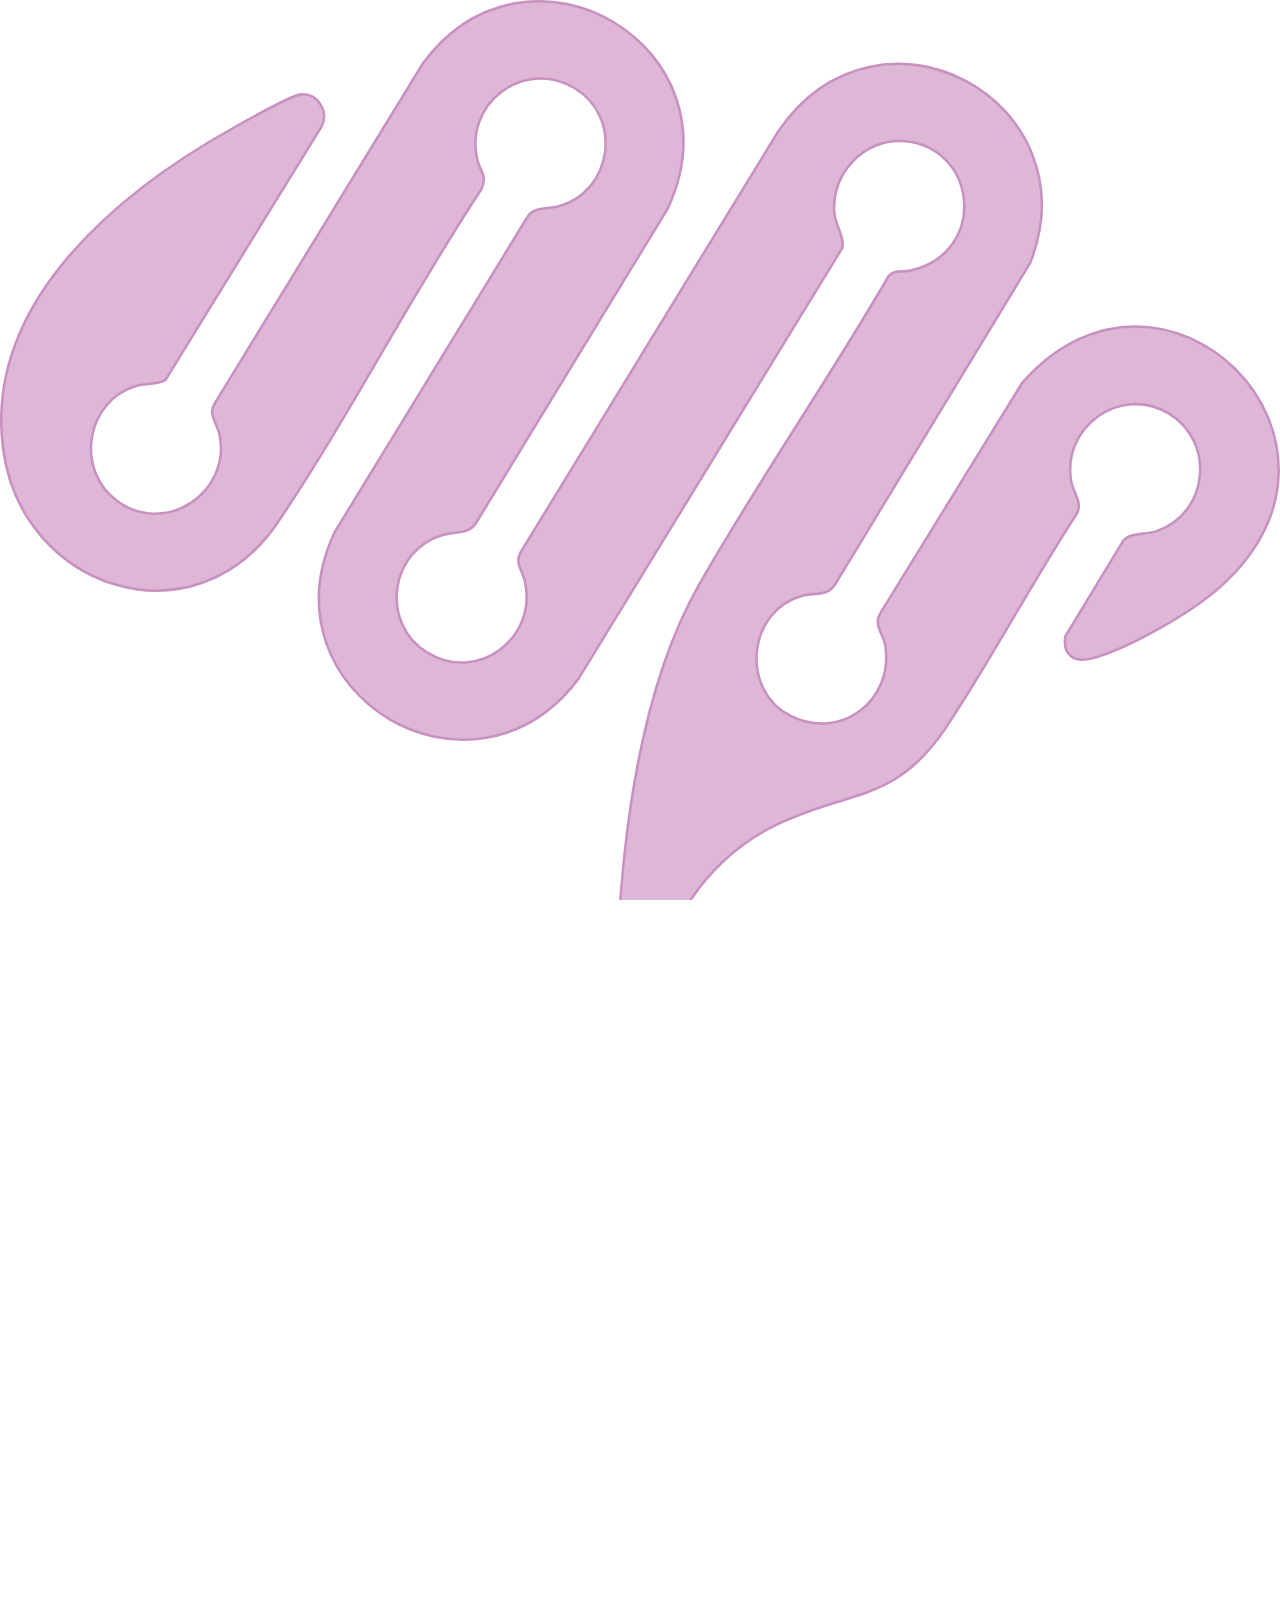
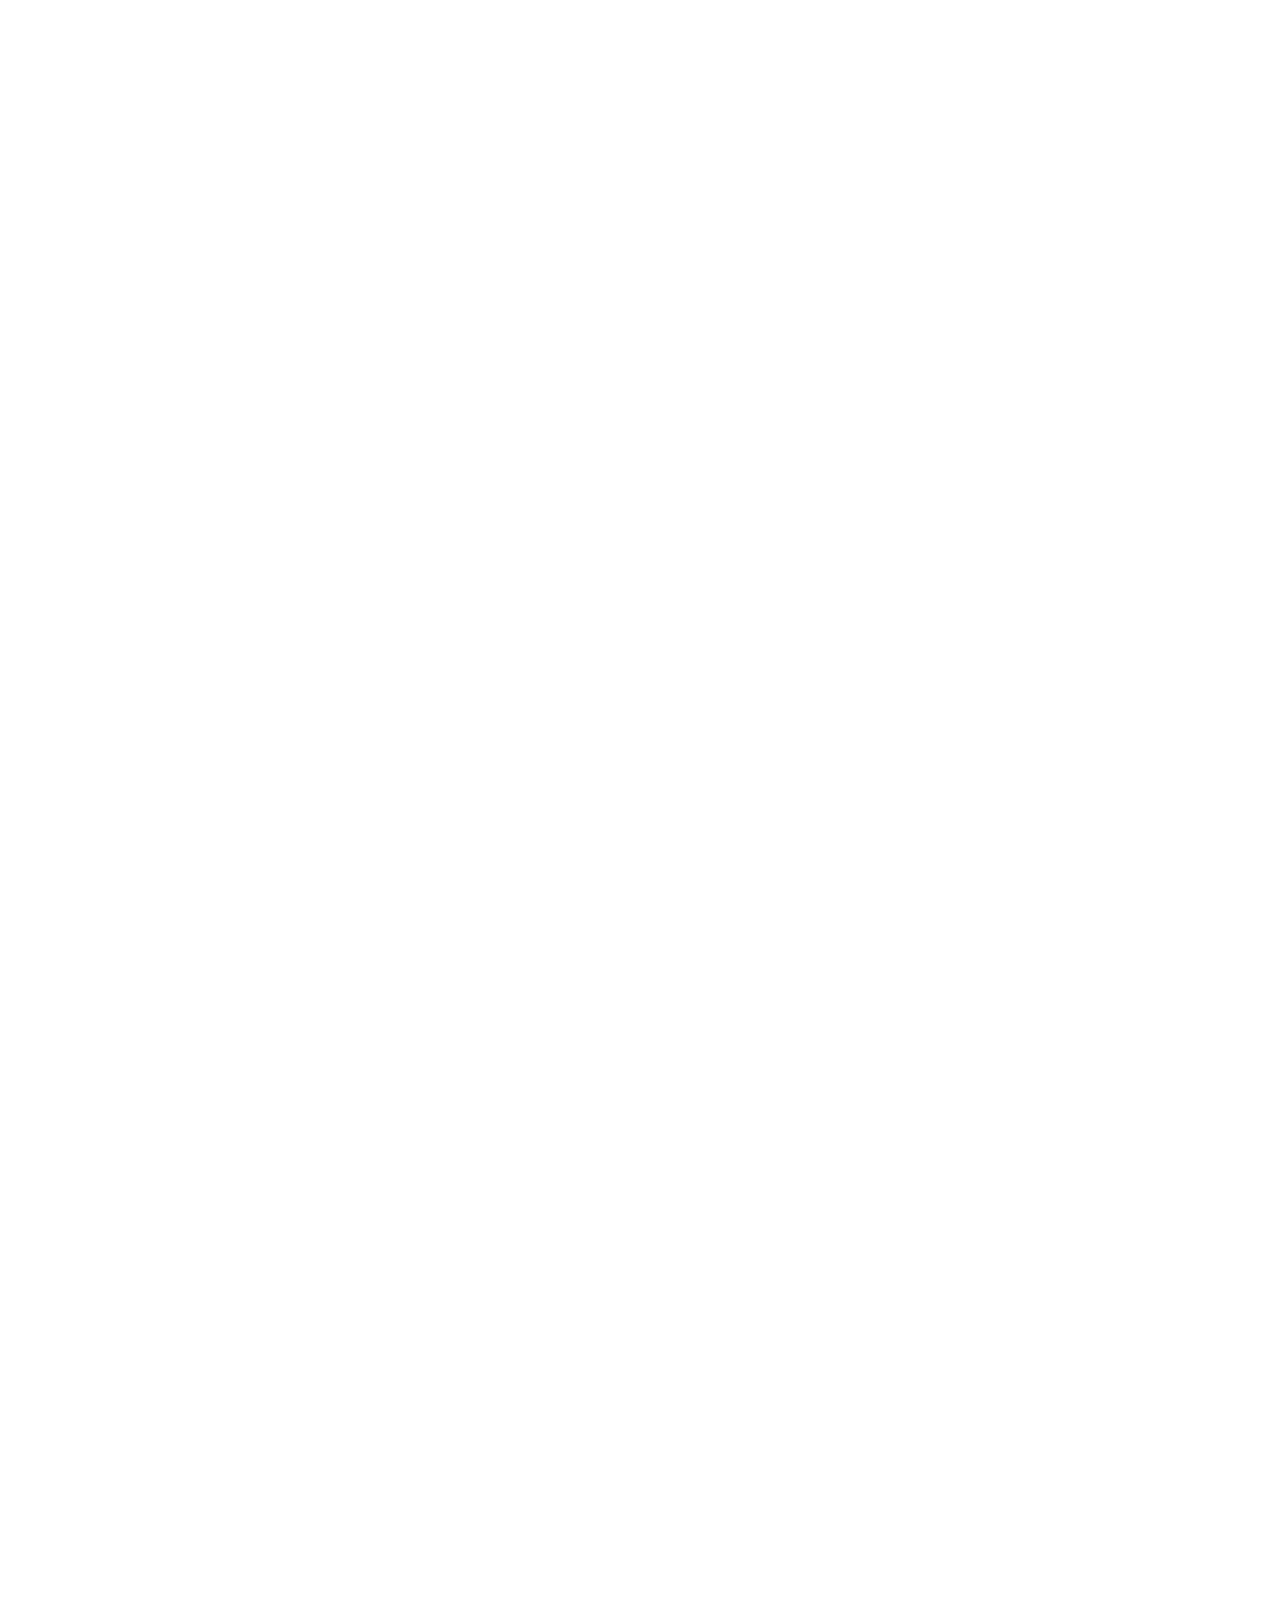
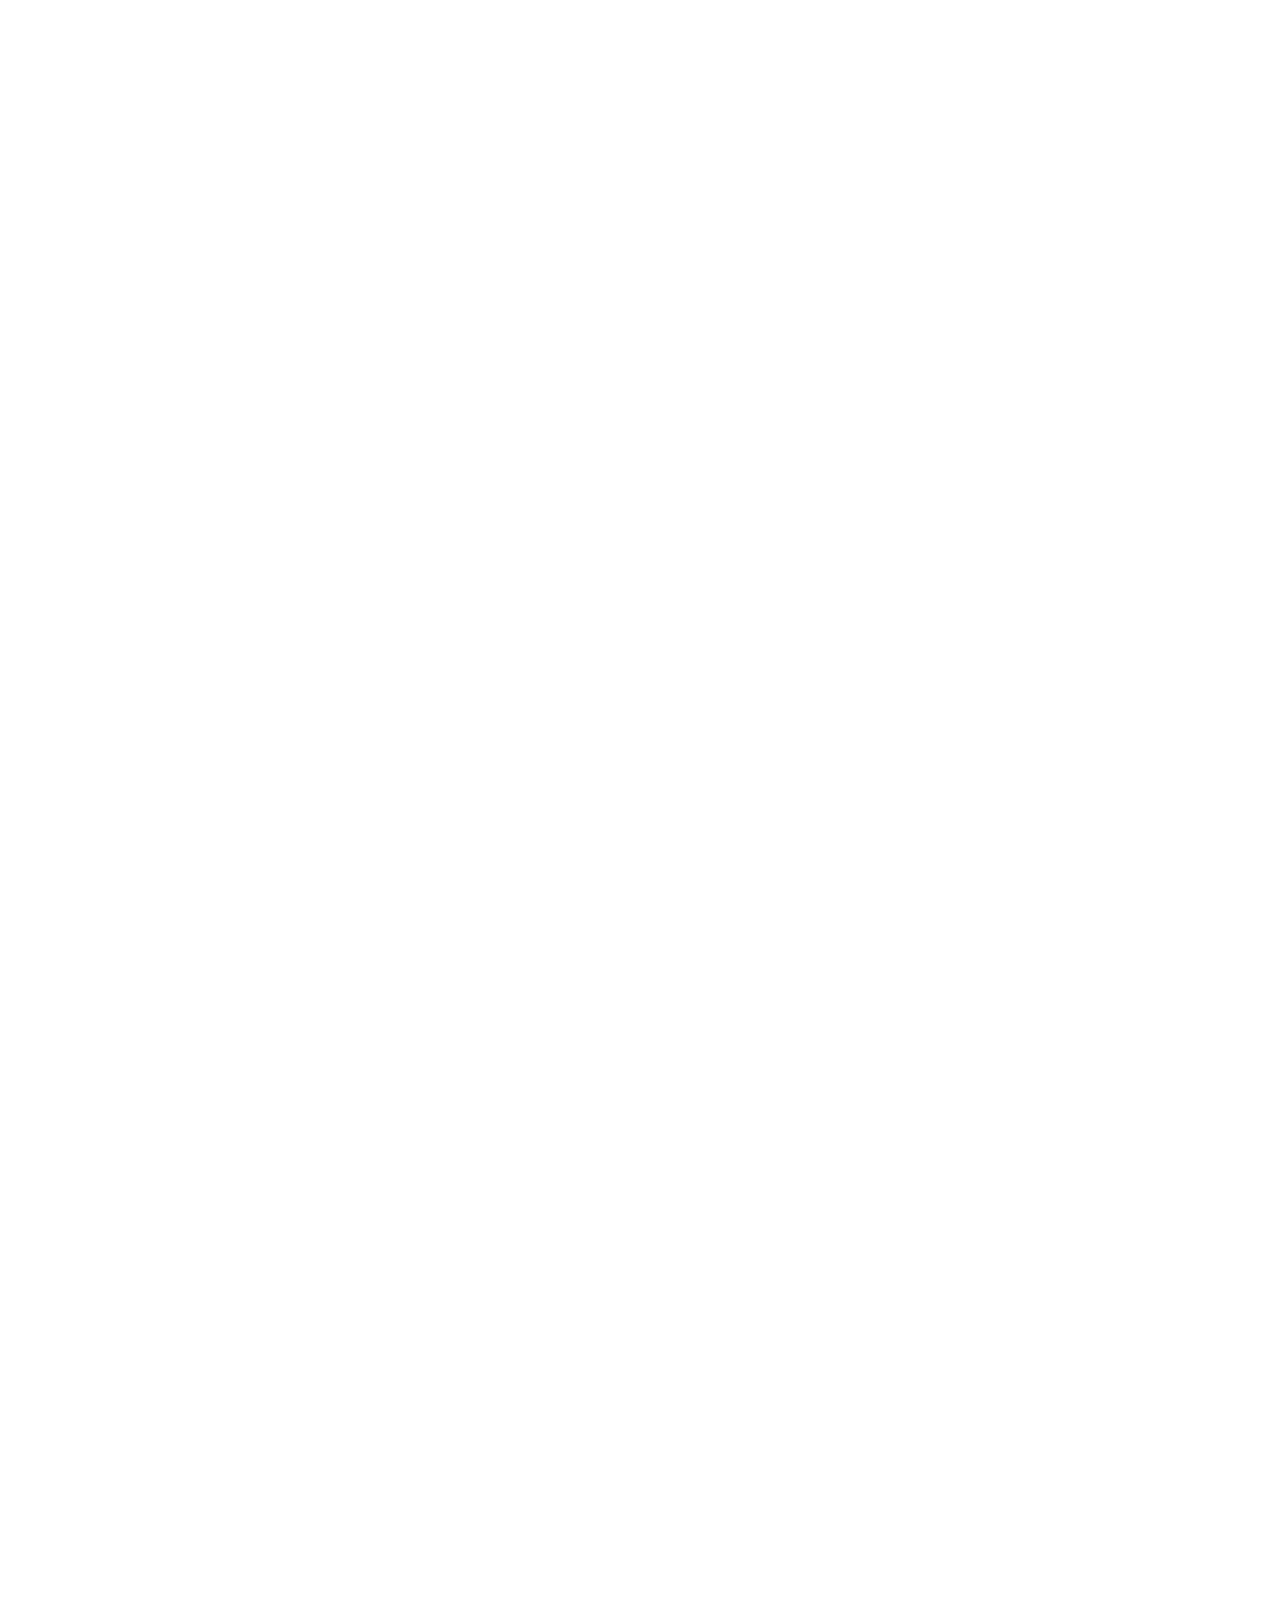
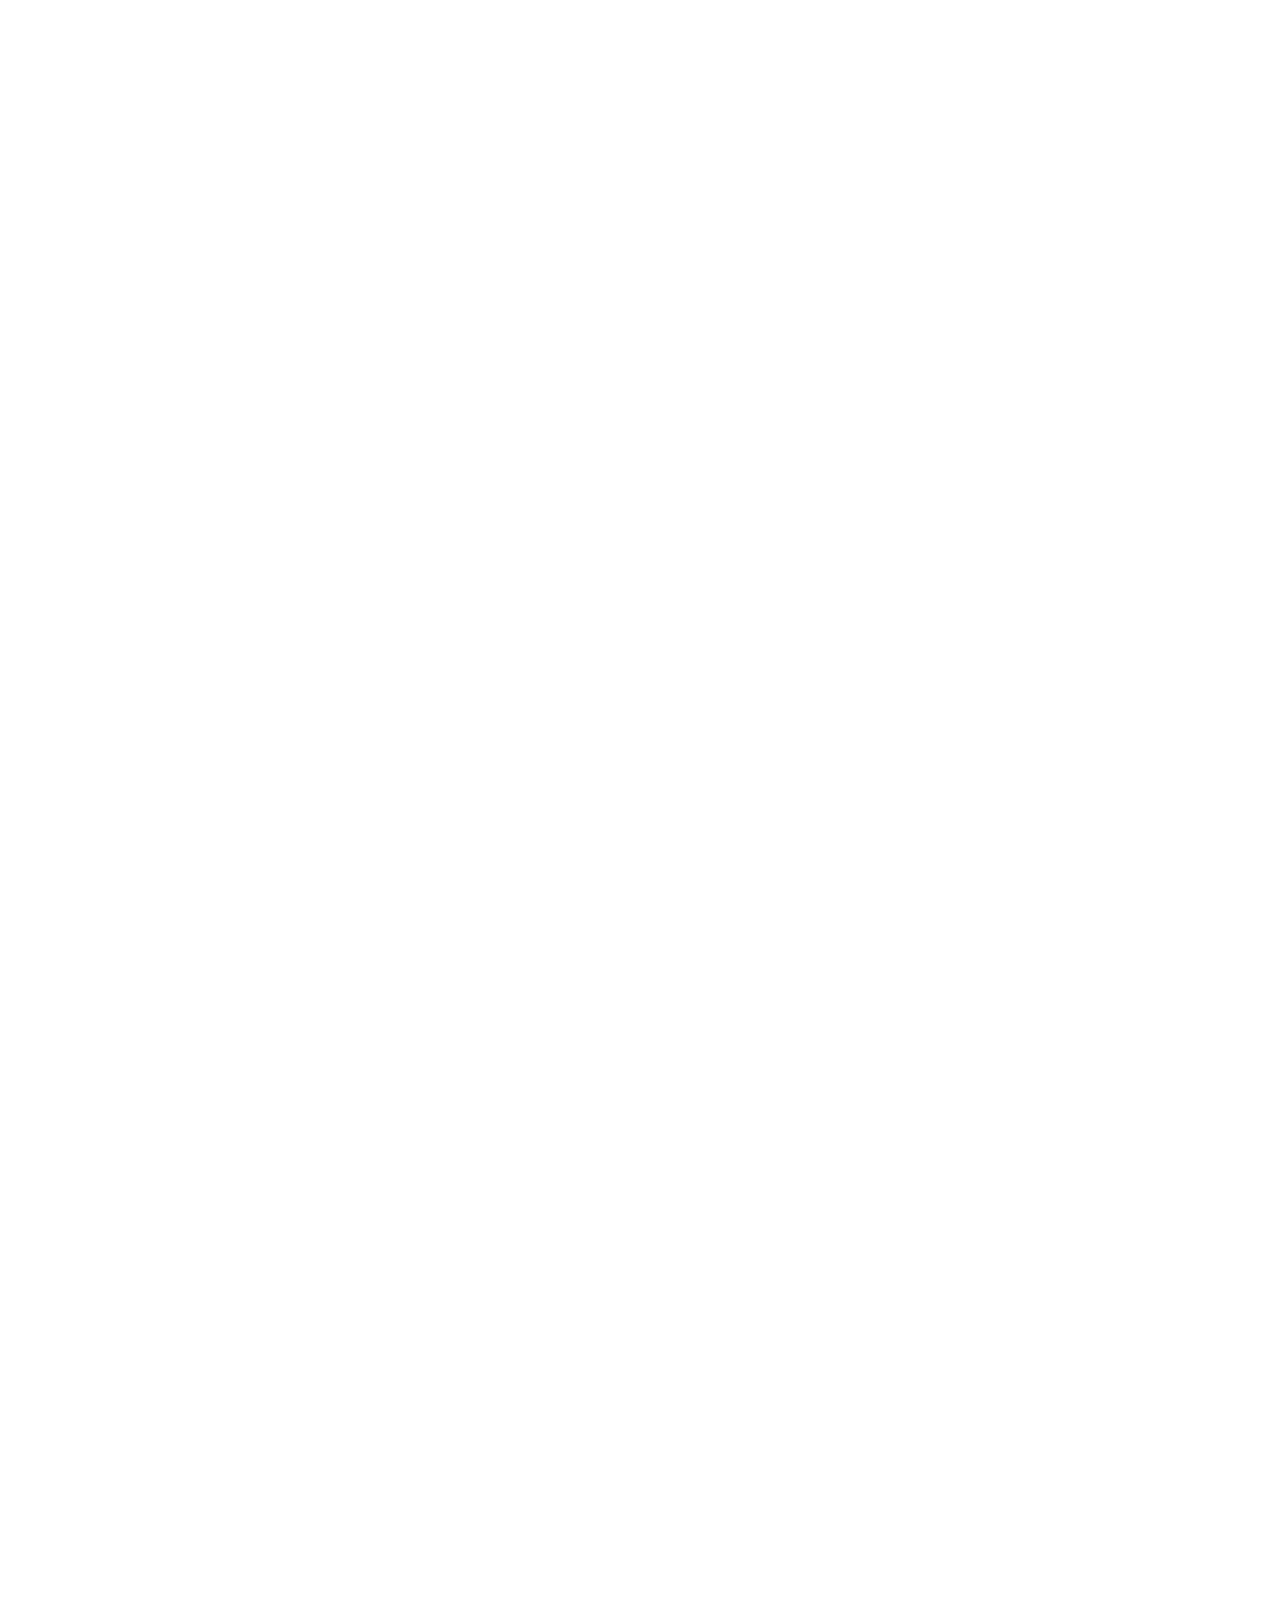
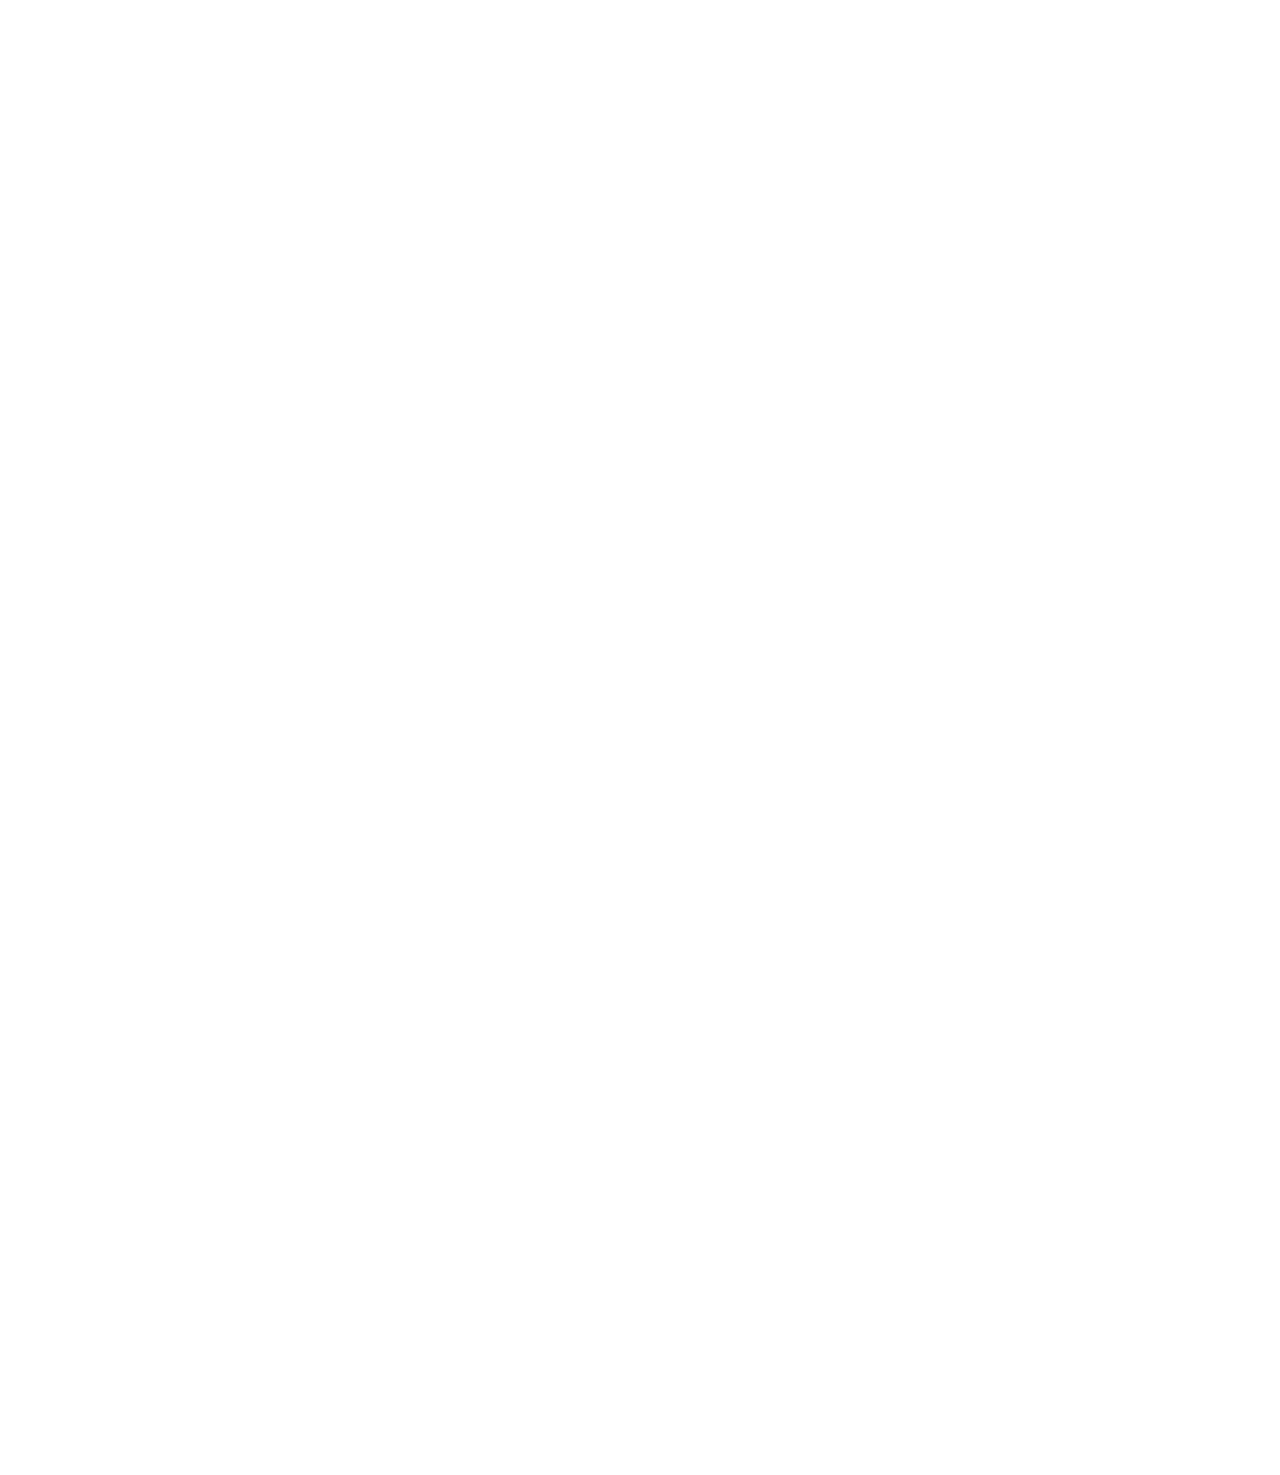
<file: index.html>
<!DOCTYPE html>
<html lang="en">
<head>
    <meta charset="UTF-8">
    <meta content="width=device-width, initial-scale=1.0" name="viewport">
    <title>The Journal That Upgrades Your Brain | Cohesive</title>
    <meta content="AI-powered journaling app that reveals unconscious patterns and enhances how you think. Capture thoughts via voice, discover what drives you, and turn self-awareness into action. More than a journal - it's your upgraded brain." name="description">
    <meta content="journal app, journaling app, AI journal, brain upgrade, digital journal, voice journal, smart journal, pattern recognition, self-awareness, consciousness journal, personal journal, mindfulness journal, meditation app, thought journal, second brain" name="keywords">
    <link href="https://cohesivejournal.com/" rel="canonical"/>

    <!-- hreflang tags for internationalization -->
    <link href="https://cohesivejournal.com/" hreflang="en" rel="alternate"/>
    <link href="https://cohesivejournal.com/es/" hreflang="es" rel="alternate"/>
    <link href="https://cohesivejournal.com/" hreflang="x-default" rel="alternate"/>

    <!-- Open Graph / Social Media -->
    <meta content="website" property="og:type">
    <meta content="https://cohesivejournal.com/" property="og:url">
    <meta content="The Journal That Upgrades Your Brain | Cohesive" property="og:title">
    <meta content="More than a journal. AI reveals unconscious patterns in your thoughts, enhances self-awareness, and helps you act on insights. Upgrade how you think." property="og:description">
    <meta content="https://cohesivejournal.com/images/og-image.jpg" property="og:image">

    <!-- Twitter Card -->
    <meta content="summary_large_image" property="twitter:card">
    <meta content="https://cohesivejournal.com/" property="twitter:url">
    <meta content="The Journal That Upgrades Your Brain" property="twitter:title">
    <meta content="AI-powered journaling app that reveals your patterns and enhances how you think." property="twitter:description">
    <meta content="https://cohesivejournal.com/images/og-image.jpg" property="twitter:image">

    <!-- Fonts -->
    <link href="https://fonts.googleapis.com" rel="preconnect">
    <link crossorigin href="https://fonts.gstatic.com" rel="preconnect">
    <link href="https://fonts.googleapis.com/css2?family=Inter:wght@400;500;600;700;800&display=swap" rel="stylesheet">

    <!-- Styles -->
    <link href="styles.css" rel="stylesheet">

    <!-- Structured Data for Rich Snippets -->
    <script type="application/ld+json">
        {
            "@context": "https://schema.org",
            "@type": "SoftwareApplication",
            "name": "Cohesive Journal",
            "applicationCategory": "LifestyleApplication",
            "operatingSystem": "iOS, Android, Web, Windows, macOS, Linux",
            "offers": {
                "@type": "AggregateOffer",
                "priceCurrency": "USD",
                "lowPrice": "0",
                "highPrice": "9",
                "offerCount": "2"
            },
            "aggregateRating": {
                "@type": "AggregateRating",
                "ratingValue": "4.8",
                "ratingCount": "10000"
            },
            "description": "The journal that upgrades your brain. AI-powered journaling app with pattern recognition that reveals what you can't see about yourself and turns awareness into action.",
            "featureList": [
                "AI-powered journaling with voice, text, and image",
                "Pattern recognition that reveals unconscious loops",
                "Custom organization for emotions and consciousness",
                "Chat with your entire journal history",
                "Second brain that enhances how you think"
            ]
        }
    </script>
</head>
<body>
<!-- SVG Icon Sprite -->
<svg style="display: none;" xmlns="http://www.w3.org/2000/svg">
    <symbol id="icon-microphone" viewBox="0 0 256 256">
        <path d="M128,176a48.05,48.05,0,0,0,48-48V64a48,48,0,0,0-96,0v64A48.05,48.05,0,0,0,128,176ZM96,64a32,32,0,0,1,64,0v64a32,32,0,0,1-64,0Zm40,143.6V240a8,8,0,0,1-16,0V207.6A80.11,80.11,0,0,1,48,128a8,8,0,0,1,16,0,64,64,0,0,0,128,0,8,8,0,0,1,16,0A80.11,80.11,0,0,1,136,207.6Z"/>
    </symbol>
    <symbol id="icon-tag" viewBox="0 0 256 256">
        <path d="M243.31,136,144,36.69A15.86,15.86,0,0,0,132.69,32H40a8,8,0,0,0-8,8v92.69A15.86,15.86,0,0,0,36.69,144L136,243.31a16,16,0,0,0,22.63,0l84.68-84.68a16,16,0,0,0,0-22.63Zm-96,96L48,132.69V48h84.69L232,147.31ZM96,84A12,12,0,1,1,84,72,12,12,0,0,1,96,84Z"/>
    </symbol>
    <symbol id="icon-brain" viewBox="0 0 256 256">
        <path d="M246,124a54.09,54.09,0,0,0-38-51.62V64a46,46,0,0,0-46-46c-19.18,0-34.87,12.62-41.51,30a44.46,44.46,0,0,0-21,0C92.87,30.62,77.18,18,58,18A46,46,0,0,0,12,64v8.38A54.09,54.09,0,0,0,10,174c16,12.32,45.47,24,78,24,16.67,0,31.73-2.39,45-5.78V224a14,14,0,0,0,14,14h50a14,14,0,0,0,14-14V192.22c13.27,3.39,28.33,5.78,45,5.78,32.53,0,62-11.68,78-24A54.09,54.09,0,0,0,246,124ZM28,64a30,30,0,0,1,30-30c15.44,0,28,14.36,28,32v36.37C54.19,97.71,28.72,82.84,28,82.36Zm105,92v68H85V197.65A190.72,190.72,0,0,0,88,198c20.5,0,45-4.88,45-11.43V156ZM85,58.61A29.93,29.93,0,0,1,99,66v14a102.4,102.4,0,0,0-14,9.55V66A15.09,15.09,0,0,1,85,58.61ZM99,182V118.87a115.37,115.37,0,0,1,34,0V182a115.37,115.37,0,0,1-34,0Zm72-15.39V80a102.4,102.4,0,0,0-14-9.55V66a29.93,29.93,0,0,1,14-7.39A15.09,15.09,0,0,1,171,66V89.55a102.4,102.4,0,0,0-14,9.55V182a103.49,103.49,0,0,0,14-15.39ZM197,222H147V156h50Zm-27.87-40.3c.62.1,1.24.22,1.87.33V198c20.5,0,45-4.88,45-11.43v-30.2A190.72,190.72,0,0,0,228,198C207.5,198,182.76,193.08,169.13,181.7ZM228,82.36C227.28,82.84,201.81,97.71,170,102.37V66c0-17.64,12.56-32,28-32a30,30,0,0,1,30,30Z"/>
    </symbol>
    <symbol id="icon-sparkles" viewBox="0 0 256 256">
        <path d="M197.58,129.06,146,110l-19-51.62a15.92,15.92,0,0,0-29.88,0L78,110l-51.62,19a15.92,15.92,0,0,0,0,29.88L78,178l19,51.62a15.92,15.92,0,0,0,29.88,0L146,178l51.62-19a15.92,15.92,0,0,0,0-29.88ZM137,164.22a8,8,0,0,0-4.74,4.74L112,223.85,91.78,169A8,8,0,0,0,87,164.22L32.15,144,87,123.78A8,8,0,0,0,91.78,119L112,64.15,132.22,119a8,8,0,0,0,4.74,4.74L191.85,144ZM144,40a8,8,0,0,1,8-8h16V16a8,8,0,0,1,16,0V32h16a8,8,0,0,1,0,16H184V64a8,8,0,0,1-16,0V48H152A8,8,0,0,1,144,40ZM248,88a8,8,0,0,1-8,8h-8v8a8,8,0,0,1-16,0V96h-8a8,8,0,0,1,0-16h8V72a8,8,0,0,1,16,0v8h8A8,8,0,0,1,248,88Z"/>
    </symbol>
    <symbol id="icon-chat" viewBox="0 0 256 256">
        <path d="M128,24A104,104,0,0,0,36.18,176.88L24.83,210.93a16,16,0,0,0,20.24,20.24l34.05-11.35A104,104,0,1,0,128,24Zm0,192a87.87,87.87,0,0,1-44.06-11.81,8,8,0,0,0-6.54-.67L40,216,52.47,178.6a8,8,0,0,0-.66-6.54A88,88,0,1,1,128,216Z"/>
    </symbol>
    <symbol id="icon-search" viewBox="0 0 256 256">
        <path d="M229.66,218.34l-50.07-50.06a88.11,88.11,0,1,0-11.31,11.31l50.06,50.07a8,8,0,0,0,11.32-11.32ZM40,112a72,72,0,1,1,72,72A72.08,72.08,0,0,1,40,112Z"/>
    </symbol>
    <symbol id="icon-tree" viewBox="0 0 256 256">
        <path d="M160,112h48a16,16,0,0,0,16-16V48a16,16,0,0,0-16-16H160a16,16,0,0,0-16,16V64H128a24,24,0,0,0-24,24v32H72v-8A16,16,0,0,0,56,96H24A16,16,0,0,0,8,112v32a16,16,0,0,0,16,16H56a16,16,0,0,0,16-16v-8h32v32a24,24,0,0,0,24,24h16v16a16,16,0,0,0,16,16h48a16,16,0,0,0,16-16V160a16,16,0,0,0-16-16H160a16,16,0,0,0-16,16v16H128a8,8,0,0,1-8-8V88a8,8,0,0,1,8-8h16V96A16,16,0,0,0,160,112ZM56,144H24V112H56v32Zm104,16h48v48H160Zm0-112h48V96H160Z"/>
    </symbol>
    <symbol id="icon-bulb" viewBox="0 0 256 256">
        <path d="M176,232a8,8,0,0,1-8,8H88a8,8,0,0,1,0-16h80A8,8,0,0,1,176,232Zm40-128a87.55,87.55,0,0,1-33.64,69.21A16.24,16.24,0,0,0,176,186v6a16,16,0,0,1-16,16H96a16,16,0,0,1-16-16v-6a16,16,0,0,0-6.23-12.66A87.59,87.59,0,0,1,40,104.5C39.74,56.83,78.26,17.15,125.88,16A88,88,0,0,1,216,104Zm-16,0a72,72,0,0,0-73.74-72c-39,.92-70.47,33.39-70.26,72.39a71.64,71.64,0,0,0,27.64,56.3h0A32,32,0,0,1,96,186v6h24V147.31L90.34,117.66a8,8,0,0,1,11.32-11.32L128,132.69l26.34-26.35a8,8,0,0,1,11.32,11.32L136,147.31V192h24v-6a32.12,32.12,0,0,1,12.47-25.35A71.65,71.65,0,0,0,200,104Z"/>
    </symbol>
    <symbol id="icon-clock" viewBox="0 0 256 256">
        <path d="M128,24A104,104,0,1,0,232,128,104.11,104.11,0,0,0,128,24Zm0,192a88,88,0,1,1,88-88A88.1,88.1,0,0,1,128,216Zm64-88a8,8,0,0,1-8,8H128a8,8,0,0,1-8-8V72a8,8,0,0,1,16,0v48h48A8,8,0,0,1,192,128Z"/>
    </symbol>
    <symbol id="icon-repeat" viewBox="0 0 256 256">
        <path d="M24,128A72.08,72.08,0,0,1,96,56h96V40a8,8,0,0,1,13.66-5.66l24,24a8,8,0,0,1,0,11.32l-24,24A8,8,0,0,1,192,88V72H96a56.06,56.06,0,0,0-56,56,8,8,0,0,1-16,0Zm200-8a8,8,0,0,0-8,8,56.06,56.06,0,0,1-56,56H64V168a8,8,0,0,0-13.66-5.66l-24,24a8,8,0,0,0,0,11.32l24,24A8,8,0,0,0,64,216V200h96a72.08,72.08,0,0,0,72-72A8,8,0,0,0,224,120Z"/>
    </symbol>
    <symbol id="icon-image" viewBox="0 0 256 256">
        <path d="M216,40H40A16,16,0,0,0,24,56V200a16,16,0,0,0,16,16H216a16,16,0,0,0,16-16V56A16,16,0,0,0,216,40Zm0,16V158.75l-26.07-26.06a16,16,0,0,0-22.63,0l-20,20-44-44a16,16,0,0,0-22.62,0L40,149.37V56ZM40,172l52-52,80,80H40Zm176,28H194.63l-36-36,20-20L216,181.38V200ZM144,100a12,12,0,1,1,12,12A12,12,0,0,1,144,100Z"/>
    </symbol>
</svg>

<!-- Navigation -->
<nav class="nav" id="navbar">
    <div class="container">
        <div class="nav-wrapper">
            <a class="nav-logo" href="#">
                <img alt="Cohesive Journal - AI Journaling App" class="logo-image" src="images/logo.svg">
            </a>
            <div class="nav-menu" id="nav-menu">
                <a class="nav-link" href="#features">Features</a>
                <a class="nav-link" href="#how-it-works">How It Works</a>
                <a class="nav-link" href="#use-cases">Use Cases</a>
                <a class="nav-link" href="#pricing">Pricing</a>
                <a class="nav-link" href="#faq">FAQ</a>
            </div>
            <div class="nav-actions">
                <a class="nav-link" href="/es/" title="Español">ES</a>
                <button class="btn btn-primary">Get Started Free</button>
                <button class="nav-toggle" id="nav-toggle">
                    <span></span>
                    <span></span>
                    <span></span>
                </button>
            </div>
            </div>
    </div>
</nav>

<!-- Hero Section -->
<section class="hero">
    <div class="container">
        <div class="hero-content">
            <div class="hero-badge">
                <span class="badge-icon">✨</span>
                <span>Join 10,000+ conscious creators</span>
            </div>
            <h1 class="hero-title">
                The Journal That<br>
                <span class="text-gradient">Upgrades Your Brain</span>
            </h1>
            <p class="hero-description">
                AI-powered journaling that reveals unconscious patterns, enhances how you think,
                and turns self-awareness into real-world results. More than a journal - it's your brain, upgraded.
            </p>

            <!-- Quick Capture Demo -->
            <div class="capture-demo">
                <div class="capture-box">
                        <textarea
                                placeholder="What's on your mind?"
                                class="capture-input"
                                id="demo-input"></textarea>
                    <div class="capture-actions">
                        <button class="capture-btn voice-btn" title="Voice note">
                            <svg fill="none" height="20" stroke="currentColor" stroke-width="2" viewBox="0 0 24 24" width="20">
                                <path d="M12 1a3 3 0 0 0-3 3v8a3 3 0 0 0 6 0V4a3 3 0 0 0-3-3z"></path>
                                <path d="M19 10v2a7 7 0 0 1-14 0v-2"></path>
                                <line x1="12" x2="12" y1="19" y2="23"></line>
                                <line x1="8" x2="16" y1="23" y2="23"></line>
                            </svg>
                        </button>
                        <button class="capture-btn image-btn" title="Add image">
                            <svg fill="none" height="20" stroke="currentColor" stroke-width="2" viewBox="0 0 24 24" width="20">
                                <rect height="18" rx="2" ry="2" width="18" x="3" y="3"></rect>
                                <circle cx="8.5" cy="8.5" r="1.5"></circle>
                                <polyline points="21 15 16 10 5 21"></polyline>
                            </svg>
                        </button>
                        <button class="capture-btn capture-submit">
                            <svg fill="none" height="20" stroke="currentColor" stroke-width="2" viewBox="0 0 24 24" width="20">
                                <line x1="22" x2="11" y1="2" y2="13"></line>
                                <polygon points="22 2 15 22 11 13 2 9 22 2"></polygon>
                            </svg>
                        </button>
                    </div>
                </div>
                <div class="capture-suggestions">
                    <span class="suggestion-label">Try:</span>
                    <button class="suggestion" data-text="Feeling anxious about the presentation tomorrow">Track feelings</button>
                    <button class="suggestion" data-text="Idea: Add dark mode to the settings page">Capture ideas</button>
                    <button class="suggestion" data-text="Remember to call mom this weekend @reminder">Set reminders</button>
                </div>
            </div>
        </div>
    </div>
</section>

<!-- Problem/Solution Section -->
<section class="problem-solution">
    <div class="container">
        <h2 class="section-title">You Can't See Your Own Patterns</h2>
        <p class="section-subtitle">Until now</p>

        <div class="comparison-grid">
            <div class="comparison-card problem">
                <div class="card-icon">😰</div>
                <h3>Without Cohesive</h3>
                <ul class="comparison-list">
                    <li><span class="x-mark">×</span> Repeat patterns for years without seeing them</li>
                    <li><span class="x-mark">×</span> Best insights vanish before you capture them</li>
                    <li><span class="x-mark">×</span> Blind to your triggers and biases</li>
                    <li><span class="x-mark">×</span> React unconsciously instead of respond wisely</li>
                    <li><span class="x-mark">×</span> Ideas stay trapped, never executed</li>
                </ul>
            </div>
            <div class="comparison-card solution">
                <div class="card-icon">🧘</div>
                <h3>With Cohesive</h3>
                <ul class="comparison-list">
                    <li><span class="check-mark">✓</span> See patterns and break unconscious loops</li>
                    <li><span class="check-mark">✓</span> Capture every insight—wisdom compounds</li>
                    <li><span class="check-mark">✓</span> Understand what truly drives you</li>
                    <li><span class="check-mark">✓</span> Choose conscious responses over reactions</li>
                    <li><span class="check-mark">✓</span> Turn clarity into action—ideas become real</li>
                </ul>
            </div>
        </div>
    </div>
</section>

<!-- Features Section -->
<section class="features" id="features">
    <div class="container">
        <h2 class="section-title">What You Get</h2>
        <p class="section-subtitle">The tools that turn self-awareness into real-world results</p>

        <div class="features-grid">
            <div class="feature-card">
                <div class="feature-icon">
                    <span>🎤</span>
                </div>
                <h3>Voice Journaling</h3>
                <p><strong>Speak your thoughts.</strong> Voice, text, or image—journal however feels natural. Shower insights, emotional shifts, brilliant ideas—all captured before they vanish. <strong>No friction, just flow.</strong></p>
            </div>

            <div class="feature-card">
                <div class="feature-icon">
                    <span>🔮</span>
                </div>
                <h3>See Your Patterns</h3>
                <p>AI reveals <strong>unconscious loops</strong> you've repeated for years. Emotional triggers. Hidden beliefs. <strong>Blind spots.</strong> Finally understand what drives you.</p>
            </div>

            <div class="feature-card">
                <div class="feature-icon">
                    <span>🏷️</span>
                </div>
                <h3>Organize Your Way</h3>
                <p>Custom tags for <strong>emotions, consciousness levels, projects.</strong> Groups for spiritual work, relationships, goals. <strong>Your system, not ours.</strong></p>
            </div>

            <div class="feature-card">
                <div class="feature-icon">
                    <span>🌳</span>
                </div>
                <h3>Connect Everything</h3>
                <p>See how thoughts relate to feelings, how insights build on each other, how <strong>everything interconnects.</strong> Think systemically.</p>
            </div>

            <div class="feature-card">
                <div class="feature-icon">
                    <span>💬</span>
                </div>
                <h3>Chat With Your Journal</h3>
                <p><strong>"Why do I keep feeling anxious about X?"</strong> "What have I learned about Y?" AI analyzes your entire journaling history and gives you <strong>instant answers.</strong></p>
            </div>

            <div class="feature-card">
                <div class="feature-icon">
                    <span>🔄</span>
                </div>
                <h3>Track Your Journey</h3>
                <p>Monitor <strong>consciousness evolution.</strong> Move ideas from concept to shipped. See your growth over time, <strong>both inner and outer.</strong></p>
            </div>

            <div class="feature-card">
                <div class="feature-icon">
                    <span>🔍</span>
                </div>
                <h3>Find Anything Instantly</h3>
                <p>Semantic search understands <strong>meaning, not just keywords.</strong> Ask natural questions. Get relevant answers from your <strong>entire history.</strong></p>
            </div>

            <div class="feature-card">
                <div class="feature-icon">
                    <span>⏰</span>
                </div>
                <h3>Remember Without Remembering</h3>
                <p>Set reminders. Track time. <strong>Free your mind</strong> from the burden of memory. <strong>Stay present</strong> while your second brain handles the rest.</p>
            </div>

            <div class="feature-card">
                <div class="feature-icon">
                    <span>💡</span>
                </div>
                <h3>Context When You Need It</h3>
                <p>Similar notes <strong>surface automatically.</strong> Relevant insights appear at the right moment. Like having a <strong>wise advisor</strong> who knows your entire story.</p>
            </div>
        </div>
    </div>
</section>

<!-- Outcomes Section -->
<section class="outcomes">
    <div class="container">
        <h2 class="section-title">What You'll Achieve</h2>
        <p class="section-subtitle">Real results within 90 days</p>

        <div class="outcomes-grid">
            <div class="outcome-card">
                <div class="outcome-number">89%</div>
                <h3>Profound Self-Awareness</h3>
                <p>Understand <strong>your patterns, triggers,</strong> and what drives you. Make decisions from <strong>clarity, not confusion.</strong></p>
            </div>

            <div class="outcome-card">
                <div class="outcome-number">3.2x</div>
                <h3>More Breakthroughs</h3>
                <p><strong>Emotional realizations. Creative insights.</strong> Strategic pivots. The kind of clarity that <strong>changes everything.</strong></p>
            </div>

            <div class="outcome-card">
                <div class="outcome-number">Zero</div>
                <h3>Mental Debt</h3>
                <p>No guilt. No anxiety. No lost ideas. Just <strong>presence, peace,</strong> and forward momentum.</p>
            </div>

            <div class="outcome-card">
                <div class="outcome-number">90 days</div>
                <h3>To See Change</h3>
                <p><strong>Patterns become visible.</strong> Ideas get executed. Your vision manifests. You see <strong>who you're becoming.</strong></p>
            </div>
        </div>

        <div class="outcomes-testimonial">
            <p class="testimonial-quote">"Three months in, I'd healed a 10-year pattern AND written the book. Self-awareness became creative power."</p>
            <p class="testimonial-author">— Sarah Chen, Author & Coach</p>
        </div>
    </div>
</section>

<!-- How It Works -->
<section class="how-it-works" id="how-it-works">
    <div class="container">
        <h2 class="section-title">How It Works</h2>
        <p class="section-subtitle">Four steps to clarity and action</p>

        <div class="steps">
            <div class="step">
                <div class="step-icon">
                    <span class="emoji">🎤</span>
                </div>
                <h3>Capture</h3>
                <p><strong>Voice, text, or image.</strong> Journal your thoughts, feelings, and ideas—everything flows into your <strong>second brain</strong> instantly.</p>
            </div>
            <div class="step">
                <div class="step-icon">
                    <span class="emoji">🏷️</span>
                </div>
                <h3>Organize</h3>
                <p>Tag emotions, track consciousness, build <strong>custom workflows.</strong> Your system reflects <strong>how you actually think.</strong></p>
            </div>
            <div class="step">
                <div class="step-icon">
                    <span class="emoji">🧠</span>
                </div>
                <h3>Discover</h3>
                <p>AI reveals <strong>patterns you've missed for years.</strong> Unconscious loops become visible. <strong>Blind spots illuminate.</strong></p>
            </div>
            <div class="step">
                <div class="step-icon">
                    <span class="emoji">✨</span>
                </div>
                <h3>Transform</h3>
                <p><strong>Awareness becomes action.</strong> Insights become executed ideas. Self-knowledge becomes <strong>real-world results.</strong></p>
            </div>
        </div>
    </div>
</section>

<!-- Use Cases -->
<section class="use-cases" id="use-cases">
    <div class="container">
        <h2 class="section-title">Real Results</h2>
        <p class="section-subtitle">What happens when you finally see yourself clearly</p>

        <div class="use-cases-grid">
            <div class="use-case-card">
                <div class="use-case-header">
                    <span class="use-case-emoji">🧘‍♀️</span>
                    <h3>Broke a 10-Year Pattern</h3>
                </div>
                <p>"AI showed me I'd been writing about the same trigger for a decade. Seeing it clearly changed everything. My relationships healed."</p>
                <div class="use-case-author">
                    <strong>Maya Patel</strong> - Therapist
                </div>
            </div>

            <div class="use-case-card">
                <div class="use-case-header">
                    <span class="use-case-emoji">📚</span>
                    <h3>Published in 8 Months</h3>
                </div>
                <p>"Cohesive revealed the thread connecting years of journaling. That became my book's thesis. Self-understanding became creation."</p>
                <div class="use-case-author">
                    <strong>Dr. Sarah Okafor</strong> - Author
                </div>
            </div>

            <div class="use-case-card">
                <div class="use-case-header">
                    <span class="use-case-emoji">❤️</span>
                    <h3>Healed 15 Years of Anxiety</h3>
                </div>
                <p>"90 days of tracking thoughts revealed my anxiety trigger—something I'd missed in years of therapy. Awareness alone started the healing."</p>
                <div class="use-case-author">
                    <strong>David Chen</strong> - Engineer
                </div>
            </div>

            <div class="use-case-card">
                <div class="use-case-header">
                    <span class="use-case-emoji">🚀</span>
                    <h3>Built a Company</h3>
                </div>
                <p>"Voice notes from walking meditations became my startup's thesis. Self-knowledge turned into a business helping others transform."</p>
                <div class="use-case-author">
                    <strong>Alex Rivera</strong> - Founder
                </div>
            </div>

            <div class="use-case-card">
                <div class="use-case-header">
                    <span class="use-case-emoji">🌱</span>
                    <h3>Tracked Consciousness Evolution</h3>
                </div>
                <p>"Tagged notes by Hawkins Scale. Watched my level rise from 200 to 400 in a year. Proof my inner work was real."</p>
                <div class="use-case-author">
                    <strong>Jennifer Park</strong> - Energy Healer
                </div>
            </div>

            <div class="use-case-card">
                <div class="use-case-header">
                    <span class="use-case-emoji">💡</span>
                    <h3>Made the Leap</h3>
                </div>
                <p>"AI connected 50 notes about my career resistance—showed me I already knew the answer but was afraid. That clarity gave me courage."</p>
                <div class="use-case-author">
                    <strong>Rachel Martinez</strong> - Artist
                    </div>
                </div>
            </div>
        </div>
    </section>

<!-- Pricing Section -->
<section class="pricing" id="pricing">
    <div class="container">
        <h2 class="section-title">Simple Pricing</h2>
        <p class="section-subtitle">Start free, upgrade when you're ready</p>

        <div class="pricing-toggle">
            <button class="toggle-btn active" data-period="monthly">Monthly</button>
            <button class="toggle-btn" data-period="yearly">Yearly (Save 20%)</button>
        </div>

        <div class="pricing-cards">
            <div class="pricing-card">
                <h3 class="plan-name">Free</h3>
                <div class="plan-price">
                    <span class="price-currency">$</span>
                    <span class="price-amount">0</span>
                    </div>
                <p class="plan-description">Perfect for getting started</p>
                <ul class="plan-features">
                    <li><span class="check">✓</span> 100 notes per month</li>
                    <li><span class="check">✓</span> Voice, text & image capture</li>
                    <li><span class="check">✓</span> Custom tags & groups</li>
                    <li><span class="check">✓</span> Pattern insights</li>
                    <li><span class="check">✓</span> Hierarchies & connections</li>
                    <li><span class="check">✓</span> Reminders & timers</li>
                    <li><span class="check">✓</span> All platforms</li>
                </ul>
                <button class="btn btn-secondary btn-block">Start Free</button>
                </div>

            <div class="pricing-card featured">
                <div class="popular-badge">Most Popular</div>
                <h3 class="plan-name">Pro</h3>
                <div class="plan-price">
                    <span class="price-currency">$</span>
                    <span class="price-amount" data-monthly="9" data-yearly="7">9</span>
                    <span class="price-period">/month</span>
                    </div>
                <p class="plan-description">For serious transformation</p>
                <ul class="plan-features">
                    <li><span class="check">✓</span> <strong>Unlimited notes</strong></li>
                    <li><span class="check">✓</span> Extended voice notes (5 min)</li>
                    <li><span class="check">✓</span> <strong>Unlimited tags & methodologies</strong></li>
                    <li><span class="check">✓</span> <strong>Advanced pattern recognition</strong></li>
                    <li><span class="check">✓</span> <strong>AI chat with your notes</strong></li>
                    <li><span class="check">✓</span> Auto transcription & grammar</li>
                    <li><span class="check">✓</span> Context retrieval</li>
                    <li><span class="check">✓</span> Full export & data ownership</li>
                    <li><span class="check">✓</span> Priority support</li>
                </ul>
                <button class="btn btn-primary btn-block">Get Started</button>
                <p class="trial-note">Start with free plan, upgrade anytime</p>
                </div>
            </div>
        </div>
    </section>

<!-- FAQ Section -->
<section class="faq" id="faq">
    <div class="container">
        <h2 class="section-title">Frequently Asked Questions</h2>

        <div class="faq-grid">
            <div class="faq-item">
                <button class="faq-question">
                    <span>How is this journaling app different from other journal apps?</span>
                    <svg class="faq-icon" fill="none" height="20" stroke="currentColor" stroke-width="2" viewBox="0 0 24 24" width="20">
                        <polyline points="6 9 12 15 18 9"></polyline>
                    </svg>
                </button>
                <div class="faq-answer">
                    <p>Unlike traditional journaling apps or note-taking tools (Notion, Day One, Obsidian), Cohesive Journal uses AI to reveal unconscious patterns in your journaling. It's not just digital journaling—it's a second brain that shows you what you can't see about yourself, then helps you transform those insights into action.</p>
                </div>
            </div>

            <div class="faq-item">
                <button class="faq-question">
                    <span>Is my data private and secure?</span>
                    <svg class="faq-icon" fill="none" height="20" stroke="currentColor" stroke-width="2" viewBox="0 0 24 24" width="20">
                        <polyline points="6 9 12 15 18 9"></polyline>
                    </svg>
                </button>
                <div class="faq-answer">
                    <p>Absolutely. Your thoughts are encrypted end-to-end. We never train AI models on your personal data. You can export everything anytime, and delete your account with one click - we believe in data ownership.</p>
                </div>
            </div>

            <div class="faq-item">
                <button class="faq-question">
                    <span>What makes the AI insights special?</span>
                    <svg class="faq-icon" fill="none" height="20" stroke="currentColor" stroke-width="2" viewBox="0 0 24 24" width="20">
                        <polyline points="6 9 12 15 18 9"></polyline>
                    </svg>
                </button>
                <div class="faq-answer">
                    <p>Context retrieval automatically finds similar notes when you write, revealing connections you didn't see. The AI analyzes patterns across all your notes and generates insights about correlations and themes. You can chat with the AI about these insights or ask questions about your entire note collection.</p>
                    </div>
            </div>

            <div class="faq-item">
                <button class="faq-question">
                    <span>How do I organize my notes?</span>
                    <svg class="faq-icon" fill="none" height="20" stroke="currentColor" stroke-width="2" viewBox="0 0 24 24" width="20">
                        <polyline points="6 9 12 15 18 9"></polyline>
                    </svg>
                </button>
                <div class="faq-answer">
                    <p>You build your own system! Create custom tags for semantic meaning, group tags into categories, define methodologies with custom workflow states, and build note hierarchies. The system grows with you - no forced structure, just tools that adapt to your thinking.</p>
                </div>
            </div>

            <div class="faq-item">
                <button class="faq-question">
                    <span>What platforms do you support?</span>
                    <svg class="faq-icon" fill="none" height="20" stroke="currentColor" stroke-width="2" viewBox="0 0 24 24" width="20">
                        <polyline points="6 9 12 15 18 9"></polyline>
                    </svg>
                </button>
                <div class="faq-answer">
                    <p>iOS, Android, Web, Windows, macOS, and Linux. Your thoughts sync everywhere instantly. Voice notes work on all mobile platforms, and our web app is fully featured for desktop use.</p>
                    </div>
            </div>

            <div class="faq-item">
                <button class="faq-question">
                    <span>Can I try it without signing up?</span>
                    <svg class="faq-icon" fill="none" height="20" stroke="currentColor" stroke-width="2" viewBox="0 0 24 24" width="20">
                        <polyline points="6 9 12 15 18 9"></polyline>
                    </svg>
                </button>
                <div class="faq-answer">
                    <p>We have a generous free plan (100 notes/month) that requires only email signup. Pro features come with a 30-day trial - no credit card needed. We believe you should experience peace of mind before paying for it.</p>
                    </div>
            </div>
        </div>
    </div>
</section>

<!-- Final CTA -->
<section class="final-cta">
    <div class="container">
        <div class="cta-content">
            <h2>See Yourself Clearly. Act Powerfully.</h2>
            <p>Your second brain reveals patterns you can't see alone—then helps you transform them into reality.</p>
            <div class="cta-actions">
                <button class="btn btn-large btn-primary">Start Free Today</button>
                <button class="btn btn-large btn-secondary">See How It Works</button>
            </div>
            <p class="cta-note">Free forever · No credit card · 10,000+ users</p>
            </div>
        </div>
    </section>

<!-- Footer -->
<footer class="footer">
    <div class="container">
        <div class="footer-content">
            <div class="footer-brand">
                <div class="footer-logo">
                    <img alt="Cohesive Journal Logo - AI Journaling App" class="logo-image" src="images/logo.svg">
                </div>
                <p>The journal that upgrades your brain.<br>Capture everything. Discover patterns. Transform insights into action.</p>
            </div>

            <div class="footer-links">
                <div class="footer-column">
                    <h4>Product</h4>
                    <a href="#features">Features</a>
                    <a href="#pricing">Pricing</a>
                    <a href="#how-it-works">How It Works</a>
                    <a href="#">Roadmap</a>
                </div>
                <div class="footer-column">
                    <h4>Resources</h4>
                    <a href="#">Blog</a>
                    <a href="#">Documentation</a>
                    <a href="#">API</a>
                    <a href="#">Community</a>
                </div>
                <div class="footer-column">
                    <h4>Company</h4>
                    <a href="#">About</a>
                    <a href="#">Privacy</a>
                    <a href="#">Terms</a>
                    <a href="#">Contact</a>
                </div>
            </div>
        </div>

        <div class="footer-bottom">
            <p>&copy; 2024 Cohesive Journal. All rights reserved.</p>
            <p>Built with ❤️ for conscious minds everywhere</p>
        </div>
    </div>
</footer>

<script src="script.js"></script>
</body>
</html>
</file>
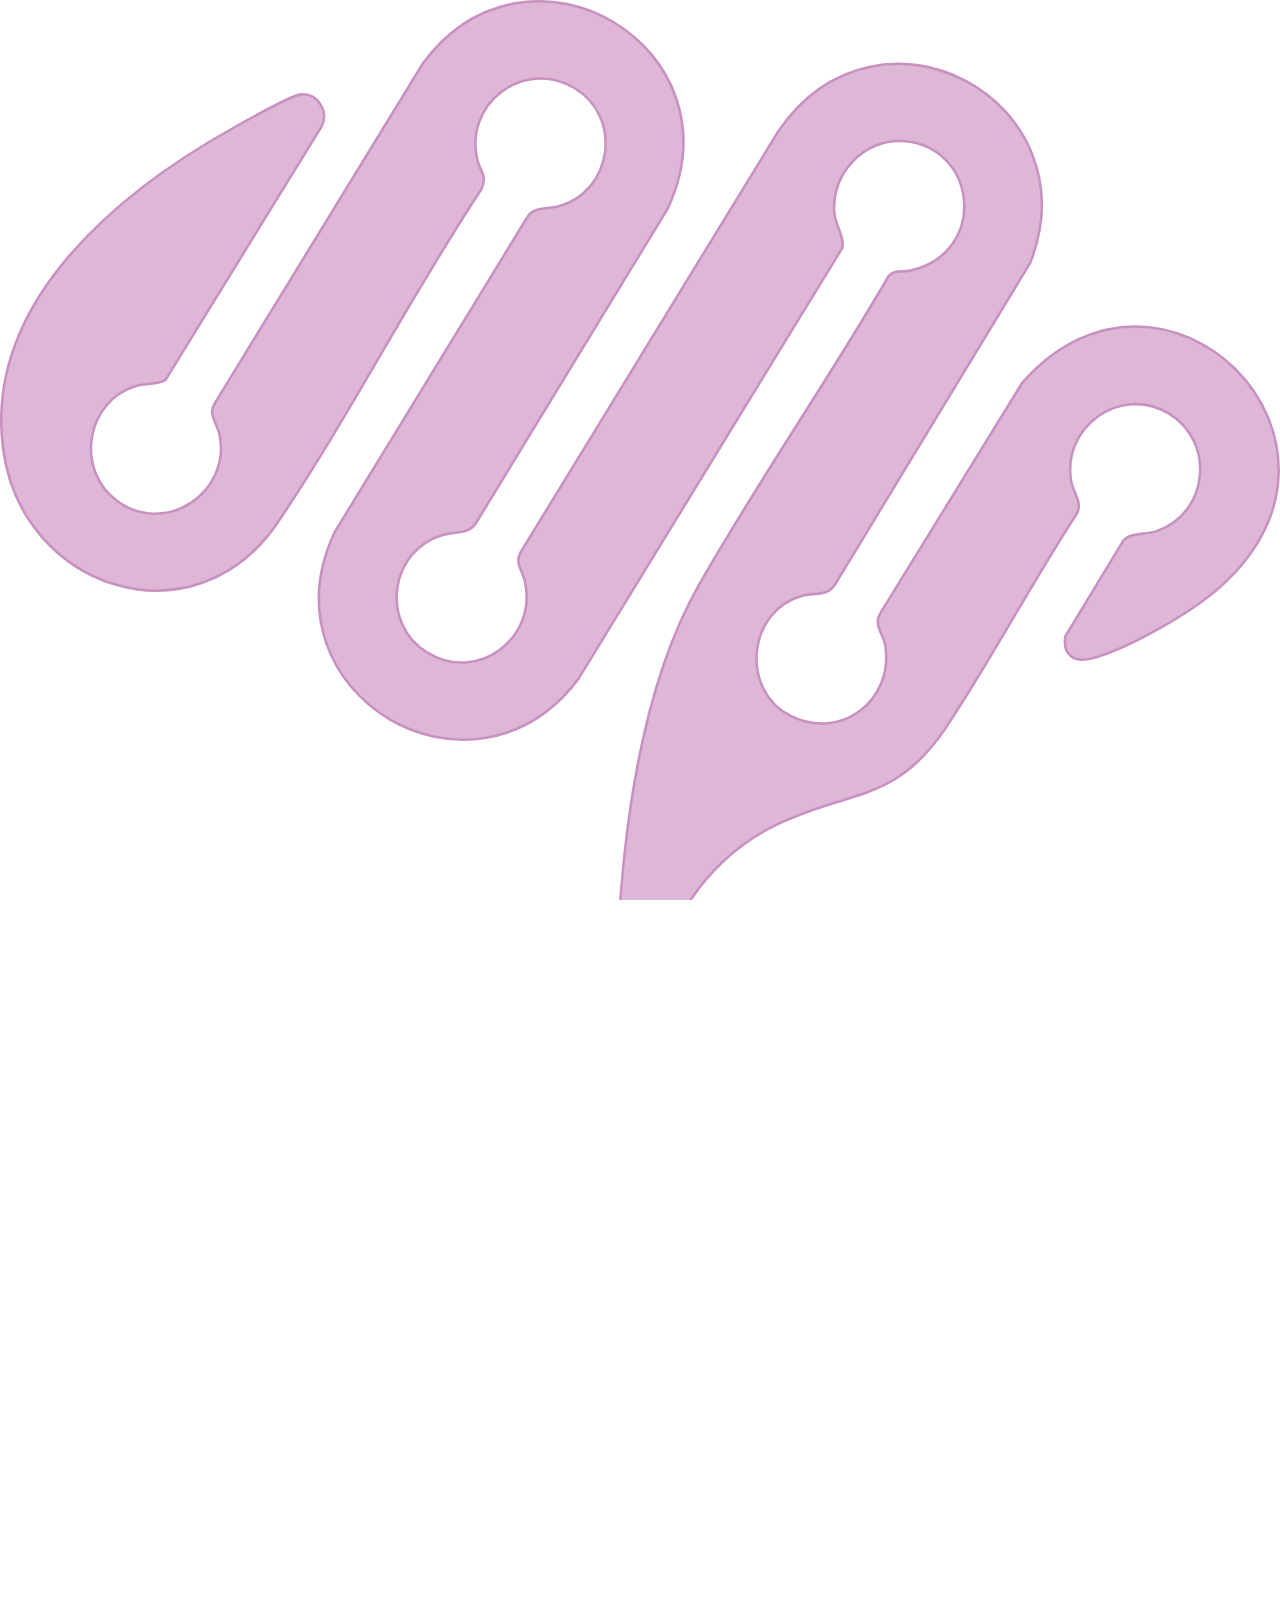
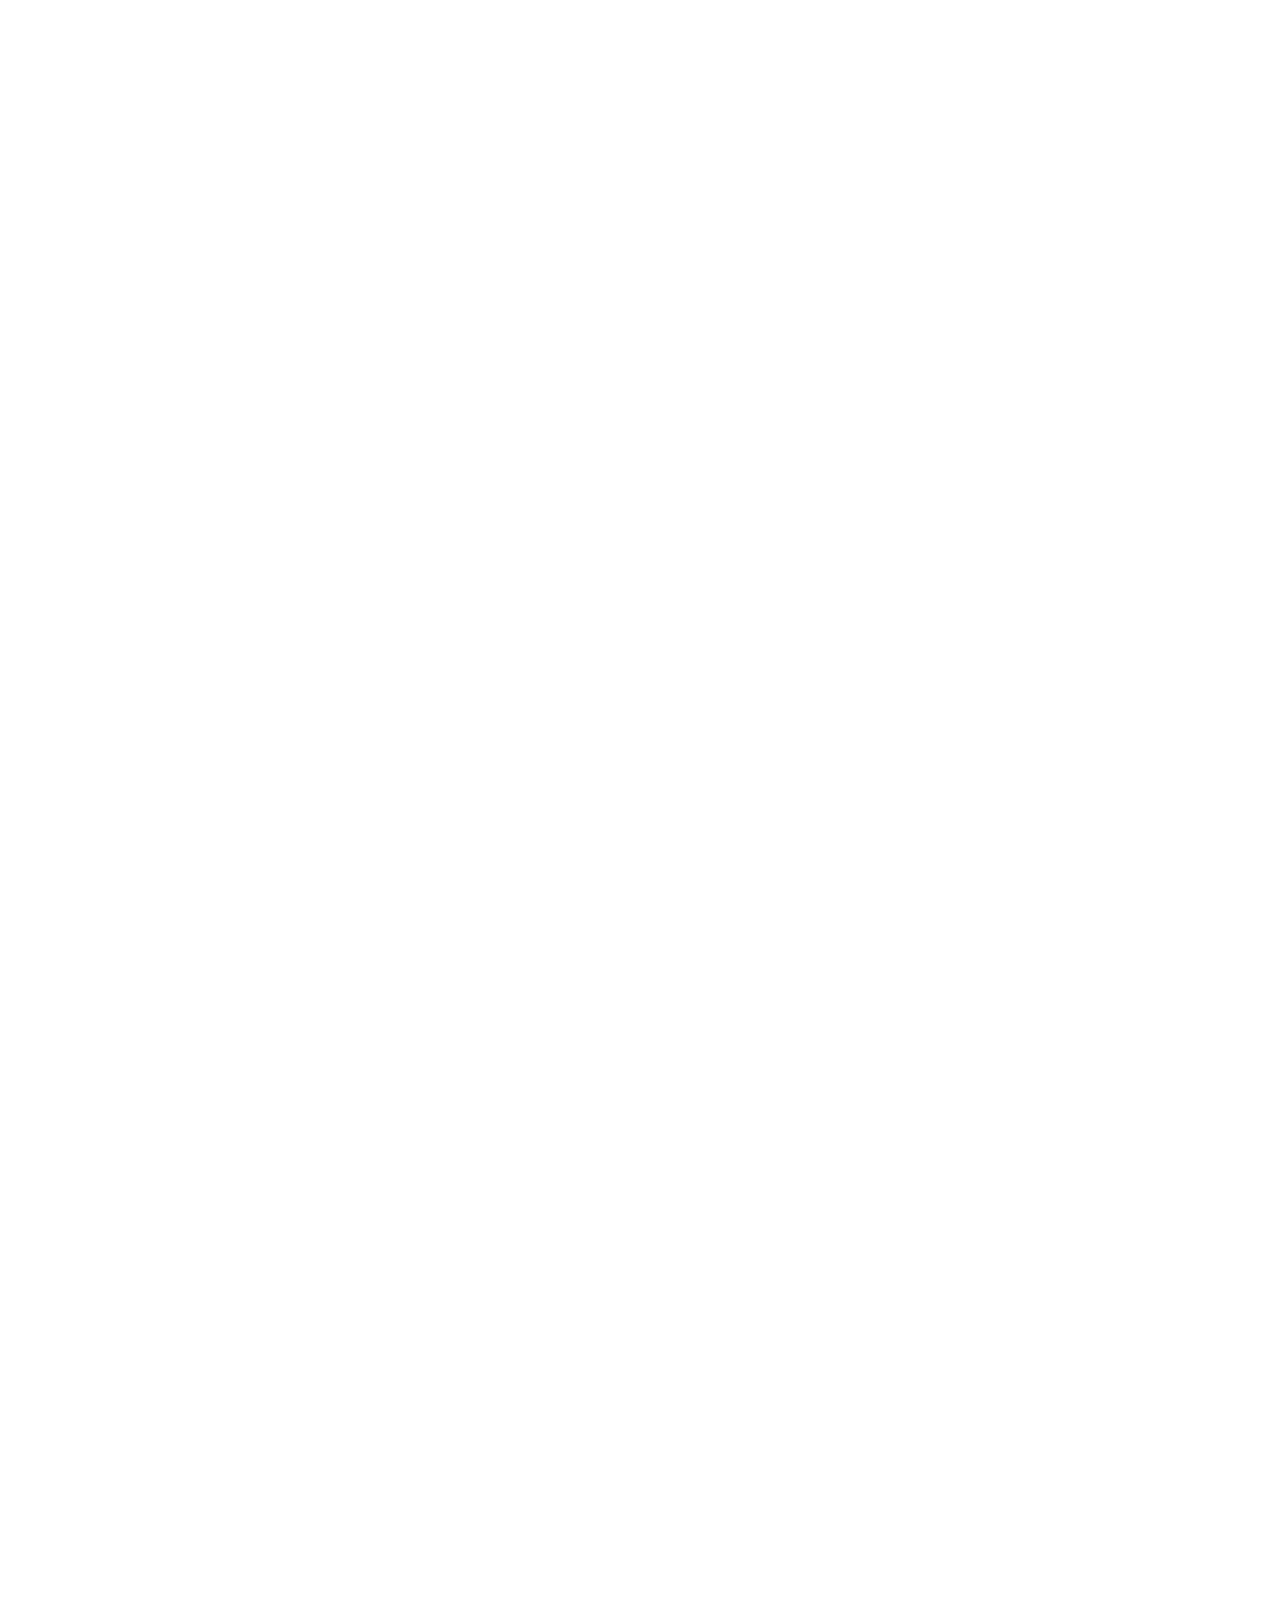
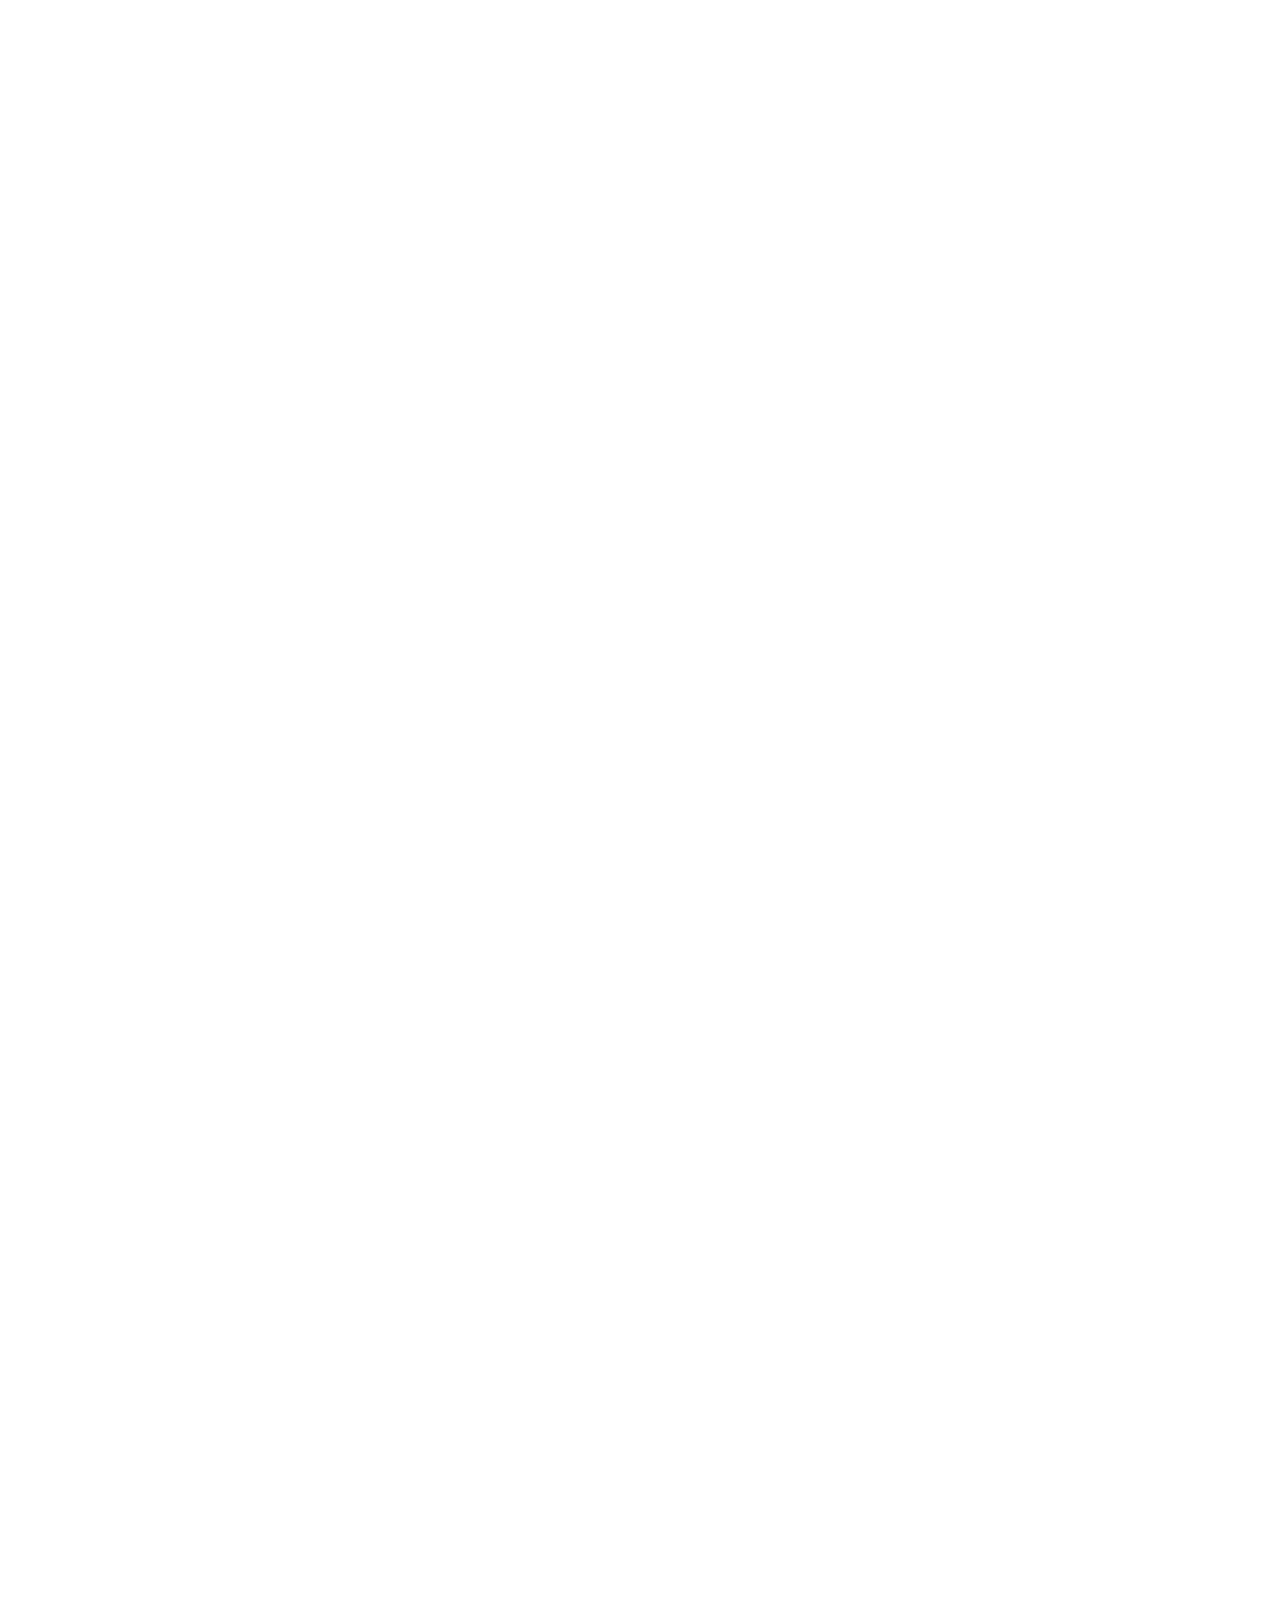
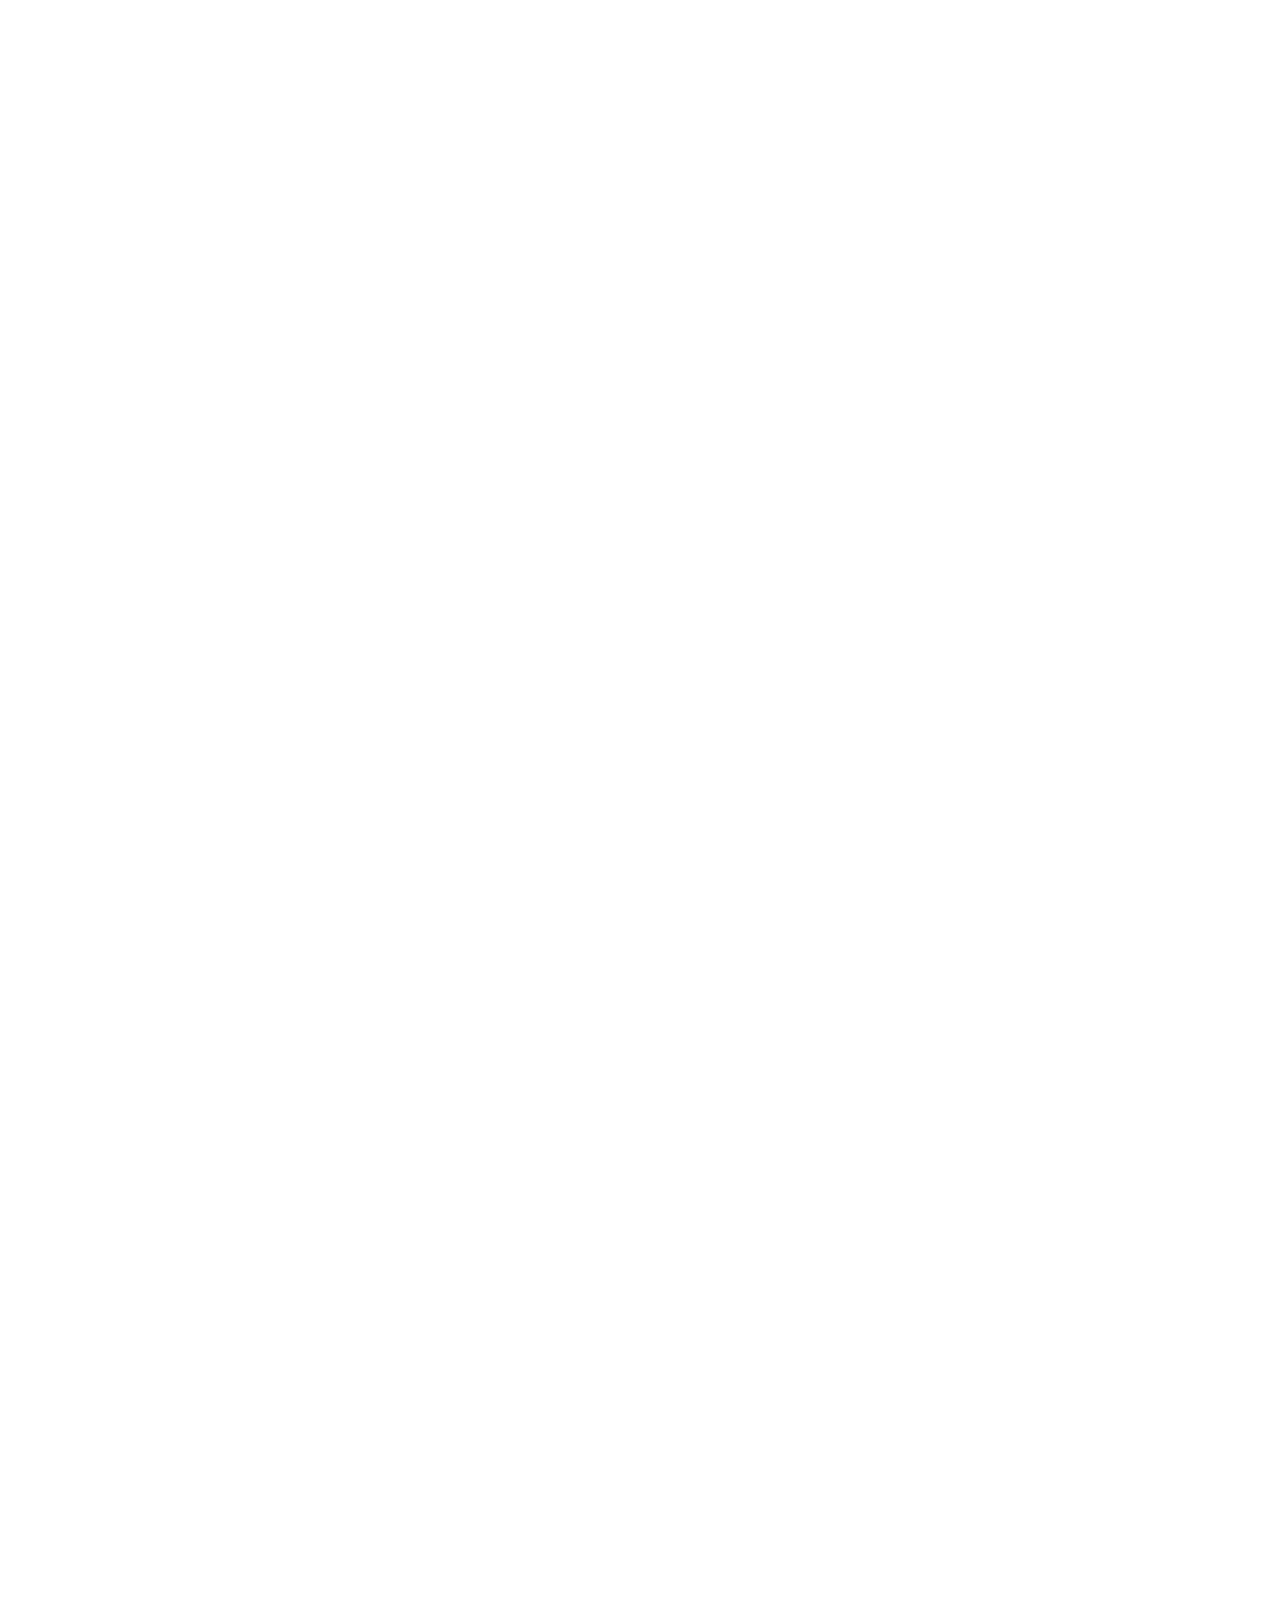
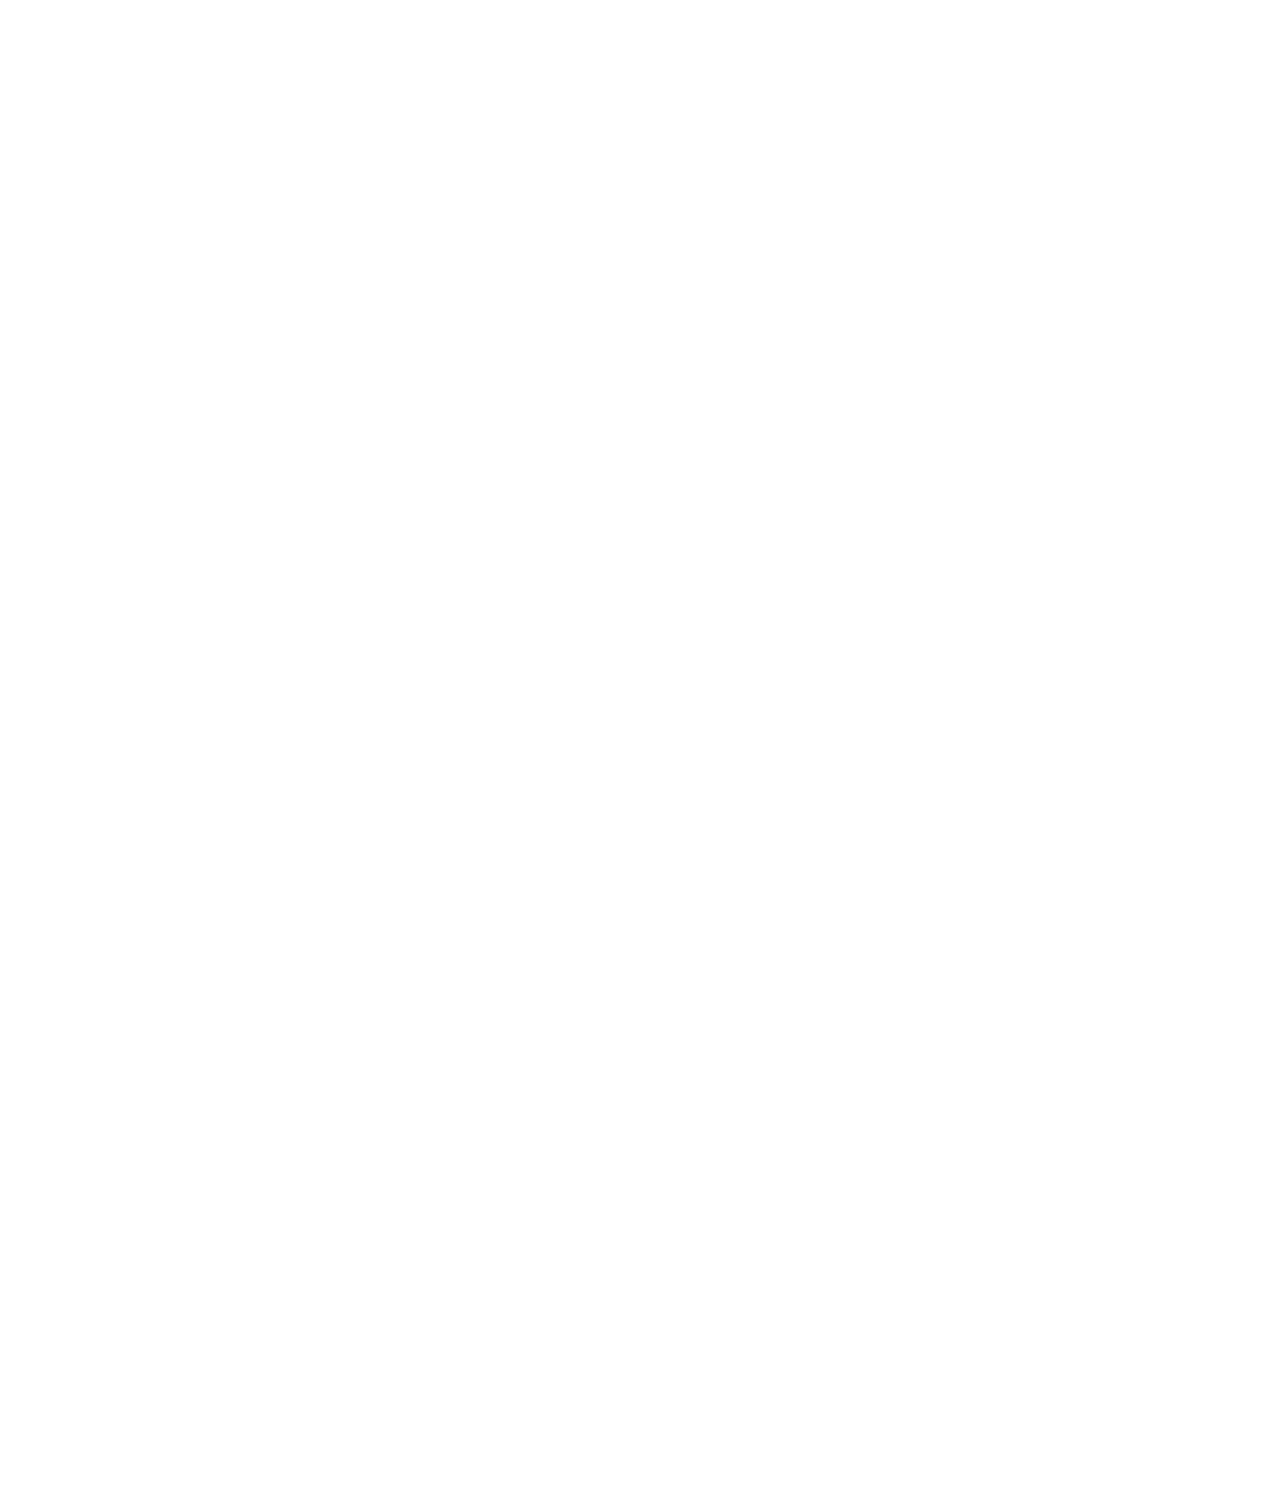
<file: es/index.html>
<!DOCTYPE html>
<html lang="es">
<head>
    <meta charset="UTF-8">
    <meta content="width=device-width, initial-scale=1.0" name="viewport">
    <title>El Diario Que Potencia Tu Mente | Cohesive</title>
    <meta content="App de diario con IA que revela patrones inconscientes y mejora tu forma de pensar. Captura pensamientos por voz, descubre qué te impulsa y convierte la autoconciencia en acción. Más que un diario - es tu mente potenciada." name="description">
    <meta content="app de diario, diario digital, diario con IA, segunda mente, diario de voz, diario inteligente, reconocimiento de patrones, autoconciencia, diario personal, mindfulness, meditación, diario de pensamientos" name="keywords">
    <link href="https://cohesivejournal.com/es/" rel="canonical"/>

    <!-- hreflang tags for internationalization -->
    <link href="https://cohesivejournal.com/" hreflang="en" rel="alternate"/>
    <link href="https://cohesivejournal.com/es/" hreflang="es" rel="alternate"/>
    <link href="https://cohesivejournal.com/" hreflang="x-default" rel="alternate"/>

    <!-- Open Graph / Social Media -->
    <meta content="website" property="og:type">
    <meta content="https://cohesivejournal.com/es/" property="og:url">
    <meta content="El Diario Que Potencia Tu Mente | Cohesive" property="og:title">
    <meta content="Más que un diario. La IA revela patrones inconscientes en tus pensamientos, mejora tu autoconciencia y te ayuda a actuar sobre tus insights. Potencia tu forma de pensar." property="og:description">
    <meta content="https://cohesivejournal.com/images/og-image.jpg" property="og:image">
    <meta content="es_ES" property="og:locale">
    <meta content="en_US" property="og:locale:alternate">

    <!-- Twitter Card -->
    <meta content="summary_large_image" property="twitter:card">
    <meta content="https://cohesivejournal.com/es/" property="twitter:url">
    <meta content="El Diario Que Potencia Tu Mente" property="twitter:title">
    <meta content="App de diario con IA que revela tus patrones y mejora tu forma de pensar." property="twitter:description">
    <meta content="https://cohesivejournal.com/images/og-image.jpg" property="twitter:image">

    <!-- Fonts -->
    <link href="https://fonts.googleapis.com" rel="preconnect">
    <link crossorigin href="https://fonts.gstatic.com" rel="preconnect">
    <link href="https://fonts.googleapis.com/css2?family=Inter:wght@400;500;600;700;800&display=swap" rel="stylesheet">

    <!-- Styles -->
    <link href="../styles.css" rel="stylesheet">

    <!-- Structured Data for Rich Snippets -->
    <script type="application/ld+json">
        {
            "@context": "https://schema.org",
            "@type": "SoftwareApplication",
            "name": "Cohesive Journal",
            "applicationCategory": "LifestyleApplication",
            "operatingSystem": "iOS, Android, Web, Windows, macOS, Linux",
            "inLanguage": "es",
            "offers": {
                "@type": "AggregateOffer",
                "priceCurrency": "USD",
                "lowPrice": "0",
                "highPrice": "9",
                "offerCount": "2"
            },
            "aggregateRating": {
                "@type": "AggregateRating",
                "ratingValue": "4.8",
                "ratingCount": "10000"
            },
            "description": "El diario que potencia tu mente. App de diario con IA y reconocimiento de patrones que revela lo que no puedes ver de ti mismo y convierte la conciencia en acción.",
            "featureList": [
                "Diario con IA: voz, texto e imagen",
                "Reconocimiento de patrones que revela bucles inconscientes",
                "Organización personalizada para emociones y consciencia",
                "Chatea con todo tu historial de diario",
                "Segunda mente que mejora tu forma de pensar"
            ]
        }
    </script>
</head>
<body>
<!-- SVG Icon Sprite -->
<svg style="display: none;" xmlns="http://www.w3.org/2000/svg">
    <symbol id="icon-microphone" viewBox="0 0 256 256">
        <path d="M128,176a48.05,48.05,0,0,0,48-48V64a48,48,0,0,0-96,0v64A48.05,48.05,0,0,0,128,176ZM96,64a32,32,0,0,1,64,0v64a32,32,0,0,1-64,0Zm40,143.6V240a8,8,0,0,1-16,0V207.6A80.11,80.11,0,0,1,48,128a8,8,0,0,1,16,0,64,64,0,0,0,128,0,8,8,0,0,1,16,0A80.11,80.11,0,0,1,136,207.6Z"/>
    </symbol>
    <symbol id="icon-tag" viewBox="0 0 256 256">
        <path d="M243.31,136,144,36.69A15.86,15.86,0,0,0,132.69,32H40a8,8,0,0,0-8,8v92.69A15.86,15.86,0,0,0,36.69,144L136,243.31a16,16,0,0,0,22.63,0l84.68-84.68a16,16,0,0,0,0-22.63Zm-96,96L48,132.69V48h84.69L232,147.31ZM96,84A12,12,0,1,1,84,72,12,12,0,0,1,96,84Z"/>
    </symbol>
    <symbol id="icon-brain" viewBox="0 0 256 256">
        <path d="M246,124a54.09,54.09,0,0,0-38-51.62V64a46,46,0,0,0-46-46c-19.18,0-34.87,12.62-41.51,30a44.46,44.46,0,0,0-21,0C92.87,30.62,77.18,18,58,18A46,46,0,0,0,12,64v8.38A54.09,54.09,0,0,0,10,174c16,12.32,45.47,24,78,24,16.67,0,31.73-2.39,45-5.78V224a14,14,0,0,0,14,14h50a14,14,0,0,0,14-14V192.22c13.27,3.39,28.33,5.78,45,5.78,32.53,0,62-11.68,78-24A54.09,54.09,0,0,0,246,124ZM28,64a30,30,0,0,1,30-30c15.44,0,28,14.36,28,32v36.37C54.19,97.71,28.72,82.84,28,82.36Zm105,92v68H85V197.65A190.72,190.72,0,0,0,88,198c20.5,0,45-4.88,45-11.43V156ZM85,58.61A29.93,29.93,0,0,1,99,66v14a102.4,102.4,0,0,0-14,9.55V66A15.09,15.09,0,0,1,85,58.61ZM99,182V118.87a115.37,115.37,0,0,1,34,0V182a115.37,115.37,0,0,1-34,0Zm72-15.39V80a102.4,102.4,0,0,0-14-9.55V66a29.93,29.93,0,0,1,14-7.39A15.09,15.09,0,0,1,171,66V89.55a102.4,102.4,0,0,0-14,9.55V182a103.49,103.49,0,0,0,14-15.39ZM197,222H147V156h50Zm-27.87-40.3c.62.1,1.24.22,1.87.33V198c20.5,0,45-4.88,45-11.43v-30.2A190.72,190.72,0,0,0,228,198C207.5,198,182.76,193.08,169.13,181.7ZM228,82.36C227.28,82.84,201.81,97.71,170,102.37V66c0-17.64,12.56-32,28-32a30,30,0,0,1,30,30Z"/>
    </symbol>
    <symbol id="icon-sparkles" viewBox="0 0 256 256">
        <path d="M197.58,129.06,146,110l-19-51.62a15.92,15.92,0,0,0-29.88,0L78,110l-51.62,19a15.92,15.92,0,0,0,0,29.88L78,178l19,51.62a15.92,15.92,0,0,0,29.88,0L146,178l51.62-19a15.92,15.92,0,0,0,0-29.88ZM137,164.22a8,8,0,0,0-4.74,4.74L112,223.85,91.78,169A8,8,0,0,0,87,164.22L32.15,144,87,123.78A8,8,0,0,0,91.78,119L112,64.15,132.22,119a8,8,0,0,0,4.74,4.74L191.85,144ZM144,40a8,8,0,0,1,8-8h16V16a8,8,0,0,1,16,0V32h16a8,8,0,0,1,0,16H184V64a8,8,0,0,1-16,0V48H152A8,8,0,0,1,144,40ZM248,88a8,8,0,0,1-8,8h-8v8a8,8,0,0,1-16,0V96h-8a8,8,0,0,1,0-16h8V72a8,8,0,0,1,16,0v8h8A8,8,0,0,1,248,88Z"/>
    </symbol>
    <symbol id="icon-chat" viewBox="0 0 256 256">
        <path d="M128,24A104,104,0,0,0,36.18,176.88L24.83,210.93a16,16,0,0,0,20.24,20.24l34.05-11.35A104,104,0,1,0,128,24Zm0,192a87.87,87.87,0,0,1-44.06-11.81,8,8,0,0,0-6.54-.67L40,216,52.47,178.6a8,8,0,0,0-.66-6.54A88,88,0,1,1,128,216Z"/>
    </symbol>
    <symbol id="icon-search" viewBox="0 0 256 256">
        <path d="M229.66,218.34l-50.07-50.06a88.11,88.11,0,1,0-11.31,11.31l50.06,50.07a8,8,0,0,0,11.32-11.32ZM40,112a72,72,0,1,1,72,72A72.08,72.08,0,0,1,40,112Z"/>
    </symbol>
    <symbol id="icon-tree" viewBox="0 0 256 256">
        <path d="M160,112h48a16,16,0,0,0,16-16V48a16,16,0,0,0-16-16H160a16,16,0,0,0-16,16V64H128a24,24,0,0,0-24,24v32H72v-8A16,16,0,0,0,56,96H24A16,16,0,0,0,8,112v32a16,16,0,0,0,16,16H56a16,16,0,0,0,16-16v-8h32v32a24,24,0,0,0,24,24h16v16a16,16,0,0,0,16,16h48a16,16,0,0,0,16-16V160a16,16,0,0,0-16-16H160a16,16,0,0,0-16,16v16H128a8,8,0,0,1-8-8V88a8,8,0,0,1,8-8h16V96A16,16,0,0,0,160,112ZM56,144H24V112H56v32Zm104,16h48v48H160Zm0-112h48V96H160Z"/>
    </symbol>
    <symbol id="icon-bulb" viewBox="0 0 256 256">
        <path d="M176,232a8,8,0,0,1-8,8H88a8,8,0,0,1,0-16h80A8,8,0,0,1,176,232Zm40-128a87.55,87.55,0,0,1-33.64,69.21A16.24,16.24,0,0,0,176,186v6a16,16,0,0,1-16,16H96a16,16,0,0,1-16-16v-6a16,16,0,0,0-6.23-12.66A87.59,87.59,0,0,1,40,104.5C39.74,56.83,78.26,17.15,125.88,16A88,88,0,0,1,216,104Zm-16,0a72,72,0,0,0-73.74-72c-39,.92-70.47,33.39-70.26,72.39a71.64,71.64,0,0,0,27.64,56.3h0A32,32,0,0,1,96,186v6h24V147.31L90.34,117.66a8,8,0,0,1,11.32-11.32L128,132.69l26.34-26.35a8,8,0,0,1,11.32,11.32L136,147.31V192h24v-6a32.12,32.12,0,0,1,12.47-25.35A71.65,71.65,0,0,0,200,104Z"/>
    </symbol>
    <symbol id="icon-clock" viewBox="0 0 256 256">
        <path d="M128,24A104,104,0,1,0,232,128,104.11,104.11,0,0,0,128,24Zm0,192a88,88,0,1,1,88-88A88.1,88.1,0,0,1,128,216Zm64-88a8,8,0,0,1-8,8H128a8,8,0,0,1-8-8V72a8,8,0,0,1,16,0v48h48A8,8,0,0,1,192,128Z"/>
    </symbol>
    <symbol id="icon-repeat" viewBox="0 0 256 256">
        <path d="M24,128A72.08,72.08,0,0,1,96,56h96V40a8,8,0,0,1,13.66-5.66l24,24a8,8,0,0,1,0,11.32l-24,24A8,8,0,0,1,192,88V72H96a56.06,56.06,0,0,0-56,56,8,8,0,0,1-16,0Zm200-8a8,8,0,0,0-8,8,56.06,56.06,0,0,1-56,56H64V168a8,8,0,0,0-13.66-5.66l-24,24a8,8,0,0,0,0,11.32l24,24A8,8,0,0,0,64,216V200h96a72.08,72.08,0,0,0,72-72A8,8,0,0,0,224,120Z"/>
    </symbol>
    <symbol id="icon-image" viewBox="0 0 256 256">
        <path d="M216,40H40A16,16,0,0,0,24,56V200a16,16,0,0,0,16,16H216a16,16,0,0,0,16-16V56A16,16,0,0,0,216,40Zm0,16V158.75l-26.07-26.06a16,16,0,0,0-22.63,0l-20,20-44-44a16,16,0,0,0-22.62,0L40,149.37V56ZM40,172l52-52,80,80H40Zm176,28H194.63l-36-36,20-20L216,181.38V200ZM144,100a12,12,0,1,1,12,12A12,12,0,0,1,144,100Z"/>
    </symbol>
</svg>

<!-- Navigation -->
<nav class="nav" id="navbar">
    <div class="container">
        <div class="nav-wrapper">
            <a class="nav-logo" href="/es/">
                <img alt="Cohesive Journal - App de Diario con IA" class="logo-image" src="../images/logo.svg">
            </a>
            <div class="nav-menu" id="nav-menu">
                <a class="nav-link" href="#features">Funciones</a>
                <a class="nav-link" href="#how-it-works">Cómo Funciona</a>
                <a class="nav-link" href="#use-cases">Casos de Uso</a>
                <a class="nav-link" href="#pricing">Precios</a>
                <a class="nav-link" href="#faq">FAQ</a>
            </div>
            <div class="nav-actions">
                <a class="lang-switcher" href="/" title="English">EN</a>
                <button class="btn btn-primary">Empezar Gratis</button>
                <button class="nav-toggle" id="nav-toggle">
                    <span></span>
                    <span></span>
                    <span></span>
                </button>
            </div>
        </div>
    </div>
</nav>

<!-- Hero Section -->
<section class="hero">
    <div class="container">
        <div class="hero-content">
            <div class="hero-badge">
                <span class="badge-icon">✨</span>
                <span>Únete a más de 10,000 creadores conscientes</span>
            </div>
            <h1 class="hero-title">
                El Diario Que<br>
                <span class="text-gradient">Potencia Tu Mente</span>
            </h1>
            <p class="hero-description">
                Diario con IA que revela patrones inconscientes, mejora tu forma de pensar
                y convierte la autoconciencia en resultados reales. Más que un diario - es tu mente, potenciada.
            </p>

            <!-- Quick Capture Demo -->
            <div class="capture-demo">
                <div class="capture-box">
                        <textarea
                                class="capture-input"
                                id="demo-input"
                                placeholder="¿Qué tienes en mente?"></textarea>
                    <div class="capture-actions">
                        <button class="capture-btn voice-btn" title="Nota de voz">
                            <svg fill="none" height="20" stroke="currentColor" stroke-width="2" viewBox="0 0 24 24" width="20">
                                <path d="M12 1a3 3 0 0 0-3 3v8a3 3 0 0 0 6 0V4a3 3 0 0 0-3-3z"></path>
                                <path d="M19 10v2a7 7 0 0 1-14 0v-2"></path>
                                <line x1="12" x2="12" y1="19" y2="23"></line>
                                <line x1="8" x2="16" y1="23" y2="23"></line>
                            </svg>
                        </button>
                        <button class="capture-btn image-btn" title="Añadir imagen">
                            <svg fill="none" height="20" stroke="currentColor" stroke-width="2" viewBox="0 0 24 24" width="20">
                                <rect height="18" rx="2" ry="2" width="18" x="3" y="3"></rect>
                                <circle cx="8.5" cy="8.5" r="1.5"></circle>
                                <polyline points="21 15 16 10 5 21"></polyline>
                            </svg>
                        </button>
                        <button class="capture-btn capture-submit">
                            <svg fill="none" height="20" stroke="currentColor" stroke-width="2" viewBox="0 0 24 24" width="20">
                                <line x1="22" x2="11" y1="2" y2="13"></line>
                                <polygon points="22 2 15 22 11 13 2 9 22 2"></polygon>
                            </svg>
                        </button>
                    </div>
                </div>
                <div class="capture-suggestions">
                    <span class="suggestion-label">Prueba:</span>
                    <button class="suggestion" data-text="Me siento ansioso por la presentación de mañana">Registrar emociones</button>
                    <button class="suggestion" data-text="Idea: Añadir modo oscuro a la página de ajustes">Capturar ideas</button>
                    <button class="suggestion" data-text="Recordar llamar a mamá este fin de semana @recordatorio">Crear recordatorios</button>
                </div>
            </div>
        </div>
    </div>
</section>

<!-- Problem/Solution Section -->
<section class="problem-solution">
    <div class="container">
        <h2 class="section-title">No Puedes Ver Tus Propios Patrones</h2>
        <p class="section-subtitle">Hasta ahora</p>

        <div class="comparison-grid">
            <div class="comparison-card problem">
                <div class="card-icon">😰</div>
                <h3>Sin Cohesive</h3>
                <ul class="comparison-list">
                    <li><span class="x-mark">×</span> Repites patrones durante años sin verlos</li>
                    <li><span class="x-mark">×</span> Tus mejores ideas desaparecen antes de capturarlas</li>
                    <li><span class="x-mark">×</span> Ciego a tus disparadores y sesgos</li>
                    <li><span class="x-mark">×</span> Reaccionas inconscientemente en vez de responder sabiamente</li>
                    <li><span class="x-mark">×</span> Las ideas quedan atrapadas, nunca ejecutadas</li>
                </ul>
            </div>
            <div class="comparison-card solution">
                <div class="card-icon">🧘</div>
                <h3>Con Cohesive</h3>
                <ul class="comparison-list">
                    <li><span class="check-mark">✓</span> Ve patrones y rompe bucles inconscientes</li>
                    <li><span class="check-mark">✓</span> Captura cada insight—la sabiduría se acumula</li>
                    <li><span class="check-mark">✓</span> Comprende qué te impulsa realmente</li>
                    <li><span class="check-mark">✓</span> Elige respuestas conscientes sobre reacciones</li>
                    <li><span class="check-mark">✓</span> Convierte claridad en acción—las ideas se hacen realidad</li>
                </ul>
            </div>
        </div>
    </div>
</section>

<!-- Features Section -->
<section class="features" id="features">
    <div class="container">
        <h2 class="section-title">Lo Que Obtienes</h2>
        <p class="section-subtitle">Las herramientas que convierten la autoconciencia en resultados reales</p>

        <div class="features-grid">
            <div class="feature-card">
                <div class="feature-icon">
                    <span>🎤</span>
                </div>
                <h3>Diario por Voz</h3>
                <p><strong>Habla tus pensamientos.</strong> Voz, texto o imagen—escribe como te sea natural. Ideas en la ducha, cambios emocionales, ideas brillantes—todo capturado antes de que desaparezca. <strong>Sin fricción, solo flujo.</strong></p>
            </div>

            <div class="feature-card">
                <div class="feature-icon">
                    <span>🔮</span>
                </div>
                <h3>Ve Tus Patrones</h3>
                <p>La IA revela <strong>bucles inconscientes</strong> que has repetido durante años. Disparadores emocionales. Creencias ocultas. <strong>Puntos ciegos.</strong> Finalmente entiende qué te impulsa.</p>
            </div>

            <div class="feature-card">
                <div class="feature-icon">
                    <span>🏷️</span>
                </div>
                <h3>Organiza a Tu Manera</h3>
                <p>Etiquetas personalizadas para <strong>emociones, niveles de consciencia, proyectos.</strong> Grupos para trabajo espiritual, relaciones, metas. <strong>Tu sistema, no el nuestro.</strong></p>
            </div>

            <div class="feature-card">
                <div class="feature-icon">
                    <span>🌳</span>
                </div>
                <h3>Conecta Todo</h3>
                <p>Ve cómo los pensamientos se relacionan con los sentimientos, cómo los insights se construyen unos sobre otros, cómo <strong>todo está interconectado.</strong> Piensa sistémicamente.</p>
            </div>

            <div class="feature-card">
                <div class="feature-icon">
                    <span>💬</span>
                </div>
                <h3>Chatea Con Tu Diario</h3>
                <p><strong>"¿Por qué sigo sintiéndome ansioso por X?"</strong> "¿Qué he aprendido sobre Y?" La IA analiza todo tu historial de diario y te da <strong>respuestas instantáneas.</strong></p>
            </div>

            <div class="feature-card">
                <div class="feature-icon">
                    <span>🔄</span>
                </div>
                <h3>Sigue Tu Viaje</h3>
                <p>Monitoriza la <strong>evolución de tu consciencia.</strong> Mueve ideas de concepto a lanzado. Ve tu crecimiento a lo largo del tiempo, <strong>tanto interno como externo.</strong></p>
            </div>

            <div class="feature-card">
                <div class="feature-icon">
                    <span>🔍</span>
                </div>
                <h3>Encuentra Todo al Instante</h3>
                <p>La búsqueda semántica entiende <strong>significado, no solo palabras clave.</strong> Haz preguntas naturales. Obtén respuestas relevantes de <strong>todo tu historial.</strong></p>
            </div>

            <div class="feature-card">
                <div class="feature-icon">
                    <span>⏰</span>
                </div>
                <h3>Recuerda Sin Recordar</h3>
                <p>Crea recordatorios. Controla el tiempo. <strong>Libera tu mente</strong> de la carga de la memoria. <strong>Mantente presente</strong> mientras tu segunda mente maneja el resto.</p>
            </div>

            <div class="feature-card">
                <div class="feature-icon">
                    <span>💡</span>
                </div>
                <h3>Contexto Cuando Lo Necesitas</h3>
                <p>Notas similares <strong>aparecen automáticamente.</strong> Insights relevantes surgen en el momento adecuado. Como tener un <strong>consejero sabio</strong> que conoce toda tu historia.</p>
            </div>
        </div>
    </div>
</section>

<!-- Outcomes Section -->
<section class="outcomes">
    <div class="container">
        <h2 class="section-title">Lo Que Lograrás</h2>
        <p class="section-subtitle">Resultados reales en 90 días</p>

        <div class="outcomes-grid">
            <div class="outcome-card">
                <div class="outcome-number">89%</div>
                <h3>Autoconciencia Profunda</h3>
                <p>Comprende <strong>tus patrones, disparadores,</strong> y qué te impulsa. Toma decisiones desde la <strong>claridad, no la confusión.</strong></p>
            </div>

            <div class="outcome-card">
                <div class="outcome-number">3.2x</div>
                <h3>Más Descubrimientos</h3>
                <p><strong>Realizaciones emocionales. Insights creativos.</strong> Giros estratégicos. El tipo de claridad que <strong>lo cambia todo.</strong></p>
            </div>

            <div class="outcome-card">
                <div class="outcome-number">Cero</div>
                <h3>Deuda Mental</h3>
                <p>Sin culpa. Sin ansiedad. Sin ideas perdidas. Solo <strong>presencia, paz,</strong> y avance.</p>
            </div>

            <div class="outcome-card">
                <div class="outcome-number">90 días</div>
                <h3>Para Ver el Cambio</h3>
                <p><strong>Los patrones se vuelven visibles.</strong> Las ideas se ejecutan. Tu visión se manifiesta. Ves <strong>en quién te estás convirtiendo.</strong></p>
            </div>
        </div>

        <div class="outcomes-testimonial">
            <p class="testimonial-quote">"En tres meses, había sanado un patrón de 10 años Y escrito el libro. La autoconciencia se convirtió en poder creativo."</p>
            <p class="testimonial-author">— Sarah Chen, Autora y Coach</p>
        </div>
    </div>
</section>

<!-- How It Works -->
<section class="how-it-works" id="how-it-works">
    <div class="container">
        <h2 class="section-title">Cómo Funciona</h2>
        <p class="section-subtitle">Cuatro pasos hacia la claridad y la acción</p>

        <div class="steps">
            <div class="step">
                <div class="step-icon">
                    <span class="emoji">🎤</span>
                </div>
                <h3>Captura</h3>
                <p><strong>Voz, texto o imagen.</strong> Registra tus pensamientos, sentimientos e ideas—todo fluye a tu <strong>segunda mente</strong> instantáneamente.</p>
            </div>
            <div class="step">
                <div class="step-icon">
                    <span class="emoji">🏷️</span>
                </div>
                <h3>Organiza</h3>
                <p>Etiqueta emociones, sigue la consciencia, construye <strong>flujos personalizados.</strong> Tu sistema refleja <strong>cómo piensas realmente.</strong></p>
            </div>
            <div class="step">
                <div class="step-icon">
                    <span class="emoji">🧠</span>
                </div>
                <h3>Descubre</h3>
                <p>La IA revela <strong>patrones que has ignorado durante años.</strong> Los bucles inconscientes se hacen visibles. <strong>Los puntos ciegos se iluminan.</strong></p>
            </div>
            <div class="step">
                <div class="step-icon">
                    <span class="emoji">✨</span>
                </div>
                <h3>Transforma</h3>
                <p><strong>La conciencia se convierte en acción.</strong> Los insights se convierten en ideas ejecutadas. El autoconocimiento se convierte en <strong>resultados reales.</strong></p>
            </div>
        </div>
    </div>
</section>

<!-- Use Cases -->
<section class="use-cases" id="use-cases">
    <div class="container">
        <h2 class="section-title">Resultados Reales</h2>
        <p class="section-subtitle">Lo que pasa cuando finalmente te ves con claridad</p>

        <div class="use-cases-grid">
            <div class="use-case-card">
                <div class="use-case-header">
                    <span class="use-case-emoji">🧘‍♀️</span>
                    <h3>Rompió un Patrón de 10 Años</h3>
                </div>
                <p>"La IA me mostró que había estado escribiendo sobre el mismo disparador durante una década. Verlo claramente lo cambió todo. Mis relaciones sanaron."</p>
                <div class="use-case-author">
                    <strong>Maya Patel</strong> - Terapeuta
                </div>
            </div>

            <div class="use-case-card">
                <div class="use-case-header">
                    <span class="use-case-emoji">📚</span>
                    <h3>Publicó en 8 Meses</h3>
                </div>
                <p>"Cohesive reveló el hilo que conectaba años de diario. Eso se convirtió en la tesis de mi libro. La autocomprensión se convirtió en creación."</p>
                <div class="use-case-author">
                    <strong>Dra. Sarah Okafor</strong> - Autora
                </div>
            </div>

            <div class="use-case-card">
                <div class="use-case-header">
                    <span class="use-case-emoji">❤️</span>
                    <h3>Sanó 15 Años de Ansiedad</h3>
                </div>
                <p>"90 días de seguir pensamientos revelaron mi disparador de ansiedad—algo que había ignorado en años de terapia. La conciencia sola inició la sanación."</p>
                <div class="use-case-author">
                    <strong>David Chen</strong> - Ingeniero
                </div>
            </div>

            <div class="use-case-card">
                <div class="use-case-header">
                    <span class="use-case-emoji">🚀</span>
                    <h3>Construyó una Empresa</h3>
                </div>
                <p>"Notas de voz de meditaciones caminando se convirtieron en la tesis de mi startup. El autoconocimiento se convirtió en un negocio que ayuda a otros a transformarse."</p>
                <div class="use-case-author">
                    <strong>Alex Rivera</strong> - Fundador
                </div>
            </div>

            <div class="use-case-card">
                <div class="use-case-header">
                    <span class="use-case-emoji">🌱</span>
                    <h3>Siguió la Evolución de Consciencia</h3>
                </div>
                <p>"Etiqueté notas por la Escala de Hawkins. Vi mi nivel subir de 200 a 400 en un año. Prueba de que mi trabajo interior era real."</p>
                <div class="use-case-author">
                    <strong>Jennifer Park</strong> - Sanadora Energética
                </div>
            </div>

            <div class="use-case-card">
                <div class="use-case-header">
                    <span class="use-case-emoji">💡</span>
                    <h3>Dio el Salto</h3>
                </div>
                <p>"La IA conectó 50 notas sobre mi resistencia profesional—me mostró que ya sabía la respuesta pero tenía miedo. Esa claridad me dio coraje."</p>
                <div class="use-case-author">
                    <strong>Rachel Martínez</strong> - Artista
                </div>
            </div>
        </div>
    </div>
</section>

<!-- Pricing Section -->
<section class="pricing" id="pricing">
    <div class="container">
        <h2 class="section-title">Precios Simples</h2>
        <p class="section-subtitle">Empieza gratis, mejora cuando estés listo</p>

        <div class="pricing-toggle">
            <button class="toggle-btn active" data-period="monthly">Mensual</button>
            <button class="toggle-btn" data-period="yearly">Anual (Ahorra 20%)</button>
        </div>

        <div class="pricing-cards">
            <div class="pricing-card">
                <h3 class="plan-name">Gratis</h3>
                <div class="plan-price">
                    <span class="price-currency">$</span>
                    <span class="price-amount">0</span>
                </div>
                <p class="plan-description">Perfecto para empezar</p>
                <ul class="plan-features">
                    <li><span class="check">✓</span> 100 notas por mes</li>
                    <li><span class="check">✓</span> Captura de voz, texto e imagen</li>
                    <li><span class="check">✓</span> Etiquetas y grupos personalizados</li>
                    <li><span class="check">✓</span> Insights de patrones</li>
                    <li><span class="check">✓</span> Jerarquías y conexiones</li>
                    <li><span class="check">✓</span> Recordatorios y temporizadores</li>
                    <li><span class="check">✓</span> Todas las plataformas</li>
                </ul>
                <button class="btn btn-secondary btn-block">Empezar Gratis</button>
            </div>

            <div class="pricing-card featured">
                <div class="popular-badge">Más Popular</div>
                <h3 class="plan-name">Pro</h3>
                <div class="plan-price">
                    <span class="price-currency">$</span>
                    <span class="price-amount" data-monthly="9" data-yearly="7">9</span>
                    <span class="price-period">/mes</span>
                </div>
                <p class="plan-description">Para transformación seria</p>
                <ul class="plan-features">
                    <li><span class="check">✓</span> <strong>Notas ilimitadas</strong></li>
                    <li><span class="check">✓</span> Notas de voz extendidas (5 min)</li>
                    <li><span class="check">✓</span> <strong>Etiquetas y metodologías ilimitadas</strong></li>
                    <li><span class="check">✓</span> <strong>Reconocimiento avanzado de patrones</strong></li>
                    <li><span class="check">✓</span> <strong>Chat con IA sobre tus notas</strong></li>
                    <li><span class="check">✓</span> Transcripción automática y gramática</li>
                    <li><span class="check">✓</span> Recuperación de contexto</li>
                    <li><span class="check">✓</span> Exportación completa y propiedad de datos</li>
                    <li><span class="check">✓</span> Soporte prioritario</li>
                </ul>
                <button class="btn btn-primary btn-block">Comenzar</button>
                <p class="trial-note">Empieza con el plan gratuito, mejora cuando quieras</p>
            </div>
        </div>
    </div>
</section>

<!-- FAQ Section -->
<section class="faq" id="faq">
    <div class="container">
        <h2 class="section-title">Preguntas Frecuentes</h2>

        <div class="faq-grid">
            <div class="faq-item">
                <button class="faq-question">
                    <span>¿En qué se diferencia esta app de diario de otras?</span>
                    <svg class="faq-icon" fill="none" height="20" stroke="currentColor" stroke-width="2" viewBox="0 0 24 24" width="20">
                        <polyline points="6 9 12 15 18 9"></polyline>
                    </svg>
                </button>
                <div class="faq-answer">
                    <p>A diferencia de las apps de diario tradicionales o herramientas de notas (Notion, Day One, Obsidian), Cohesive Journal usa IA para revelar patrones inconscientes en tu diario. No es solo un diario digital—es una segunda mente que te muestra lo que no puedes ver de ti mismo, y luego te ayuda a transformar esos insights en acción.</p>
                </div>
            </div>

            <div class="faq-item">
                <button class="faq-question">
                    <span>¿Mis datos son privados y seguros?</span>
                    <svg class="faq-icon" fill="none" height="20" stroke="currentColor" stroke-width="2" viewBox="0 0 24 24" width="20">
                        <polyline points="6 9 12 15 18 9"></polyline>
                    </svg>
                </button>
                <div class="faq-answer">
                    <p>Absolutamente. Tus pensamientos están cifrados de extremo a extremo. Nunca entrenamos modelos de IA con tus datos personales. Puedes exportar todo en cualquier momento, y eliminar tu cuenta con un clic - creemos en la propiedad de los datos.</p>
                </div>
            </div>

            <div class="faq-item">
                <button class="faq-question">
                    <span>¿Qué hace especiales a los insights de IA?</span>
                    <svg class="faq-icon" fill="none" height="20" stroke="currentColor" stroke-width="2" viewBox="0 0 24 24" width="20">
                        <polyline points="6 9 12 15 18 9"></polyline>
                    </svg>
                </button>
                <div class="faq-answer">
                    <p>La recuperación de contexto encuentra automáticamente notas similares cuando escribes, revelando conexiones que no veías. La IA analiza patrones en todas tus notas y genera insights sobre correlaciones y temas. Puedes chatear con la IA sobre estos insights o hacer preguntas sobre toda tu colección de notas.</p>
                </div>
            </div>

            <div class="faq-item">
                <button class="faq-question">
                    <span>¿Cómo organizo mis notas?</span>
                    <svg class="faq-icon" fill="none" height="20" stroke="currentColor" stroke-width="2" viewBox="0 0 24 24" width="20">
                        <polyline points="6 9 12 15 18 9"></polyline>
                    </svg>
                </button>
                <div class="faq-answer">
                    <p>¡Construyes tu propio sistema! Crea etiquetas personalizadas para significado semántico, agrupa etiquetas en categorías, define metodologías con estados de flujo personalizados, y construye jerarquías de notas. El sistema crece contigo - sin estructura forzada, solo herramientas que se adaptan a tu pensamiento.</p>
                </div>
            </div>

            <div class="faq-item">
                <button class="faq-question">
                    <span>¿Qué plataformas soportan?</span>
                    <svg class="faq-icon" fill="none" height="20" stroke="currentColor" stroke-width="2" viewBox="0 0 24 24" width="20">
                        <polyline points="6 9 12 15 18 9"></polyline>
                    </svg>
                </button>
                <div class="faq-answer">
                    <p>iOS, Android, Web, Windows, macOS y Linux. Tus pensamientos se sincronizan en todas partes instantáneamente. Las notas de voz funcionan en todas las plataformas móviles, y nuestra app web tiene todas las funciones para uso de escritorio.</p>
                </div>
            </div>

            <div class="faq-item">
                <button class="faq-question">
                    <span>¿Puedo probarlo sin registrarme?</span>
                    <svg class="faq-icon" fill="none" height="20" stroke="currentColor" stroke-width="2" viewBox="0 0 24 24" width="20">
                        <polyline points="6 9 12 15 18 9"></polyline>
                    </svg>
                </button>
                <div class="faq-answer">
                    <p>Tenemos un generoso plan gratuito (100 notas/mes) que solo requiere registro por email. Las funciones Pro vienen con una prueba de 30 días - sin necesidad de tarjeta de crédito. Creemos que deberías experimentar la paz mental antes de pagar por ella.</p>
                </div>
            </div>
        </div>
    </div>
</section>

<!-- Final CTA -->
<section class="final-cta">
    <div class="container">
        <div class="cta-content">
            <h2>Mírate Con Claridad. Actúa Con Poder.</h2>
            <p>Tu segunda mente revela patrones que no puedes ver solo—y luego te ayuda a transformarlos en realidad.</p>
            <div class="cta-actions">
                <button class="btn btn-large btn-primary">Empieza Gratis Hoy</button>
                <button class="btn btn-large btn-secondary">Ve Cómo Funciona</button>
            </div>
            <p class="cta-note">Gratis para siempre · Sin tarjeta de crédito · Más de 10,000 usuarios</p>
        </div>
    </div>
</section>

<!-- Footer -->
<footer class="footer">
    <div class="container">
        <div class="footer-content">
            <div class="footer-brand">
                <div class="footer-logo">
                    <img alt="Logo de Cohesive Journal - App de Diario con IA" class="logo-image" src="../images/logo.svg">
                </div>
                <p>El diario que potencia tu mente.<br>Captura todo. Descubre patrones. Transforma insights en acción.</p>
            </div>

            <div class="footer-links">
                <div class="footer-column">
                    <h4>Producto</h4>
                    <a href="#features">Funciones</a>
                    <a href="#pricing">Precios</a>
                    <a href="#how-it-works">Cómo Funciona</a>
                    <a href="#">Roadmap</a>
                </div>
                <div class="footer-column">
                    <h4>Recursos</h4>
                    <a href="#">Blog</a>
                    <a href="#">Documentación</a>
                    <a href="#">API</a>
                    <a href="#">Comunidad</a>
                </div>
                <div class="footer-column">
                    <h4>Empresa</h4>
                    <a href="#">Sobre Nosotros</a>
                    <a href="/es/privacy.html">Privacidad</a>
                    <a href="/es/terms.html">Términos</a>
                    <a href="/es/contact.html">Contacto</a>
                </div>
            </div>
        </div>

        <div class="footer-bottom">
            <p>&copy; 2024 Cohesive Journal. Todos los derechos reservados.</p>
            <p>Hecho con ❤️ para mentes conscientes en todas partes</p>
        </div>
    </div>
</footer>

<script src="../script.js"></script>
</body>
</html>
</file>
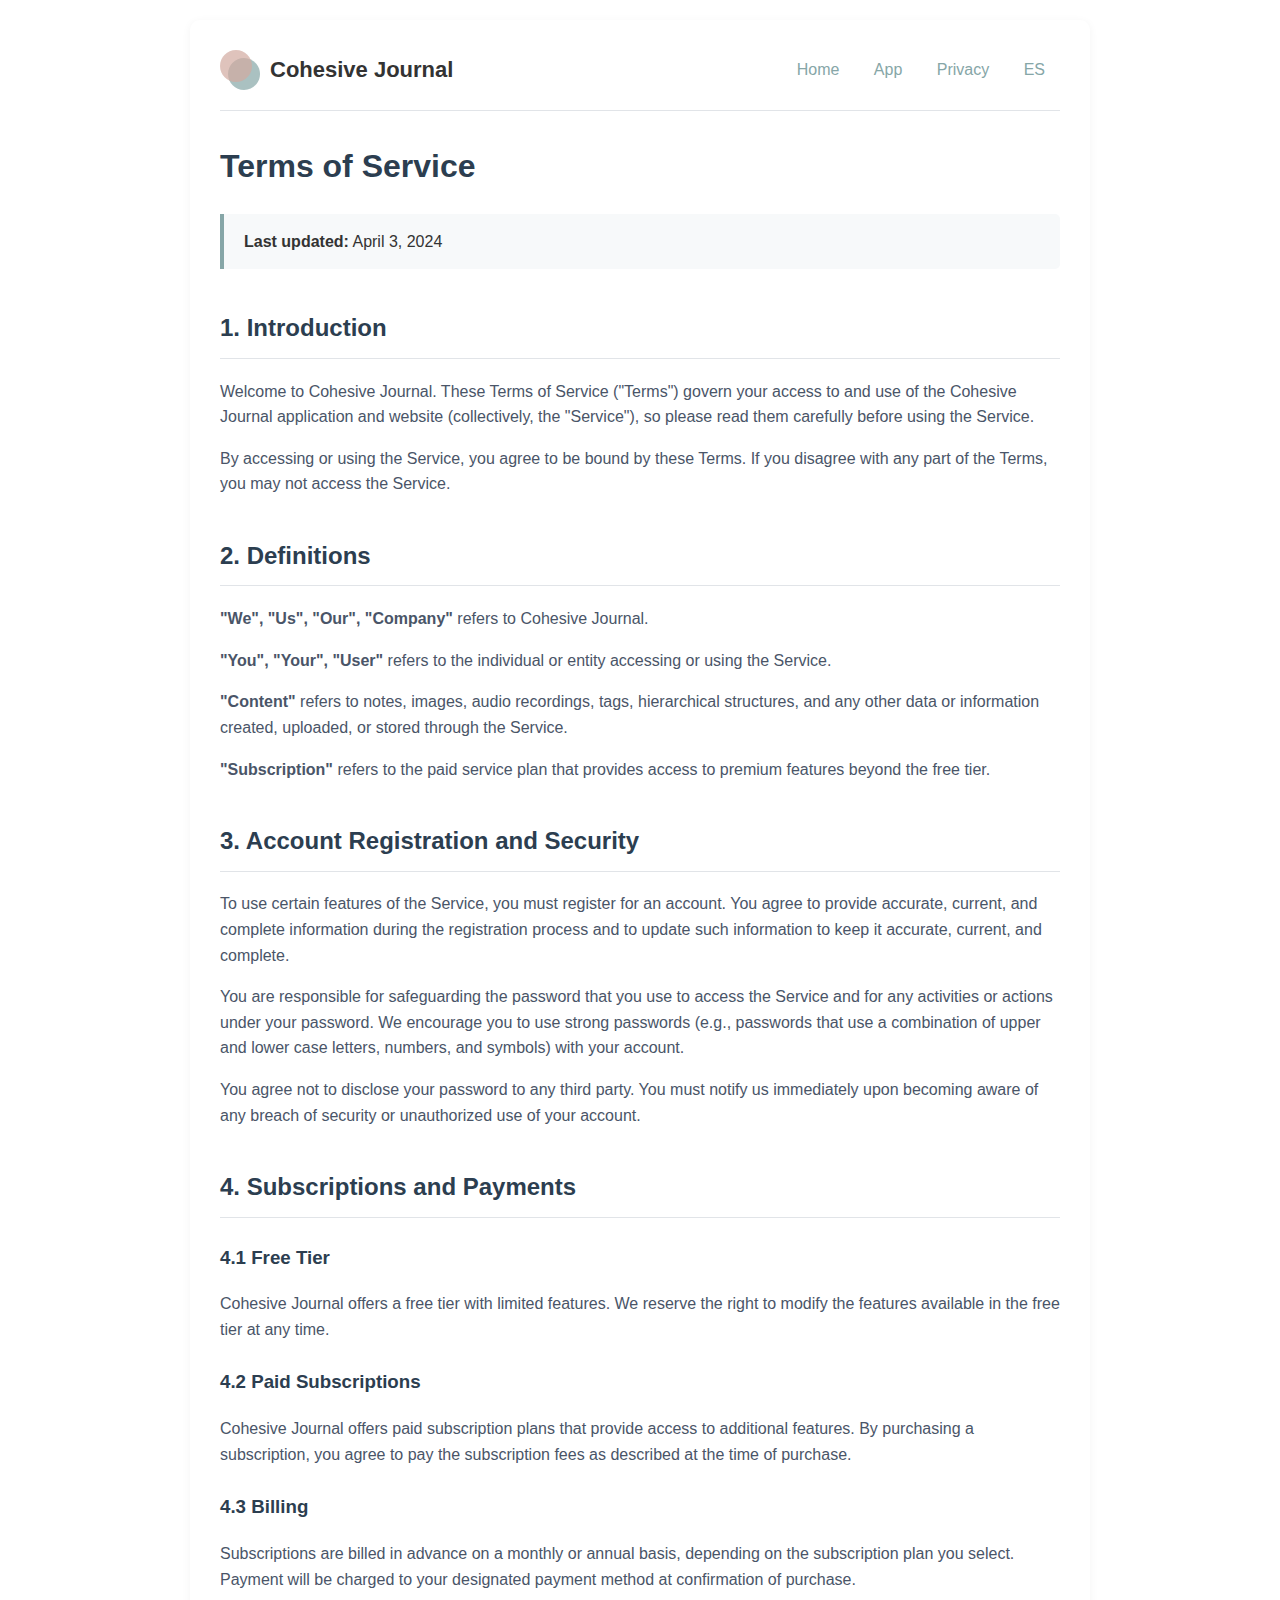
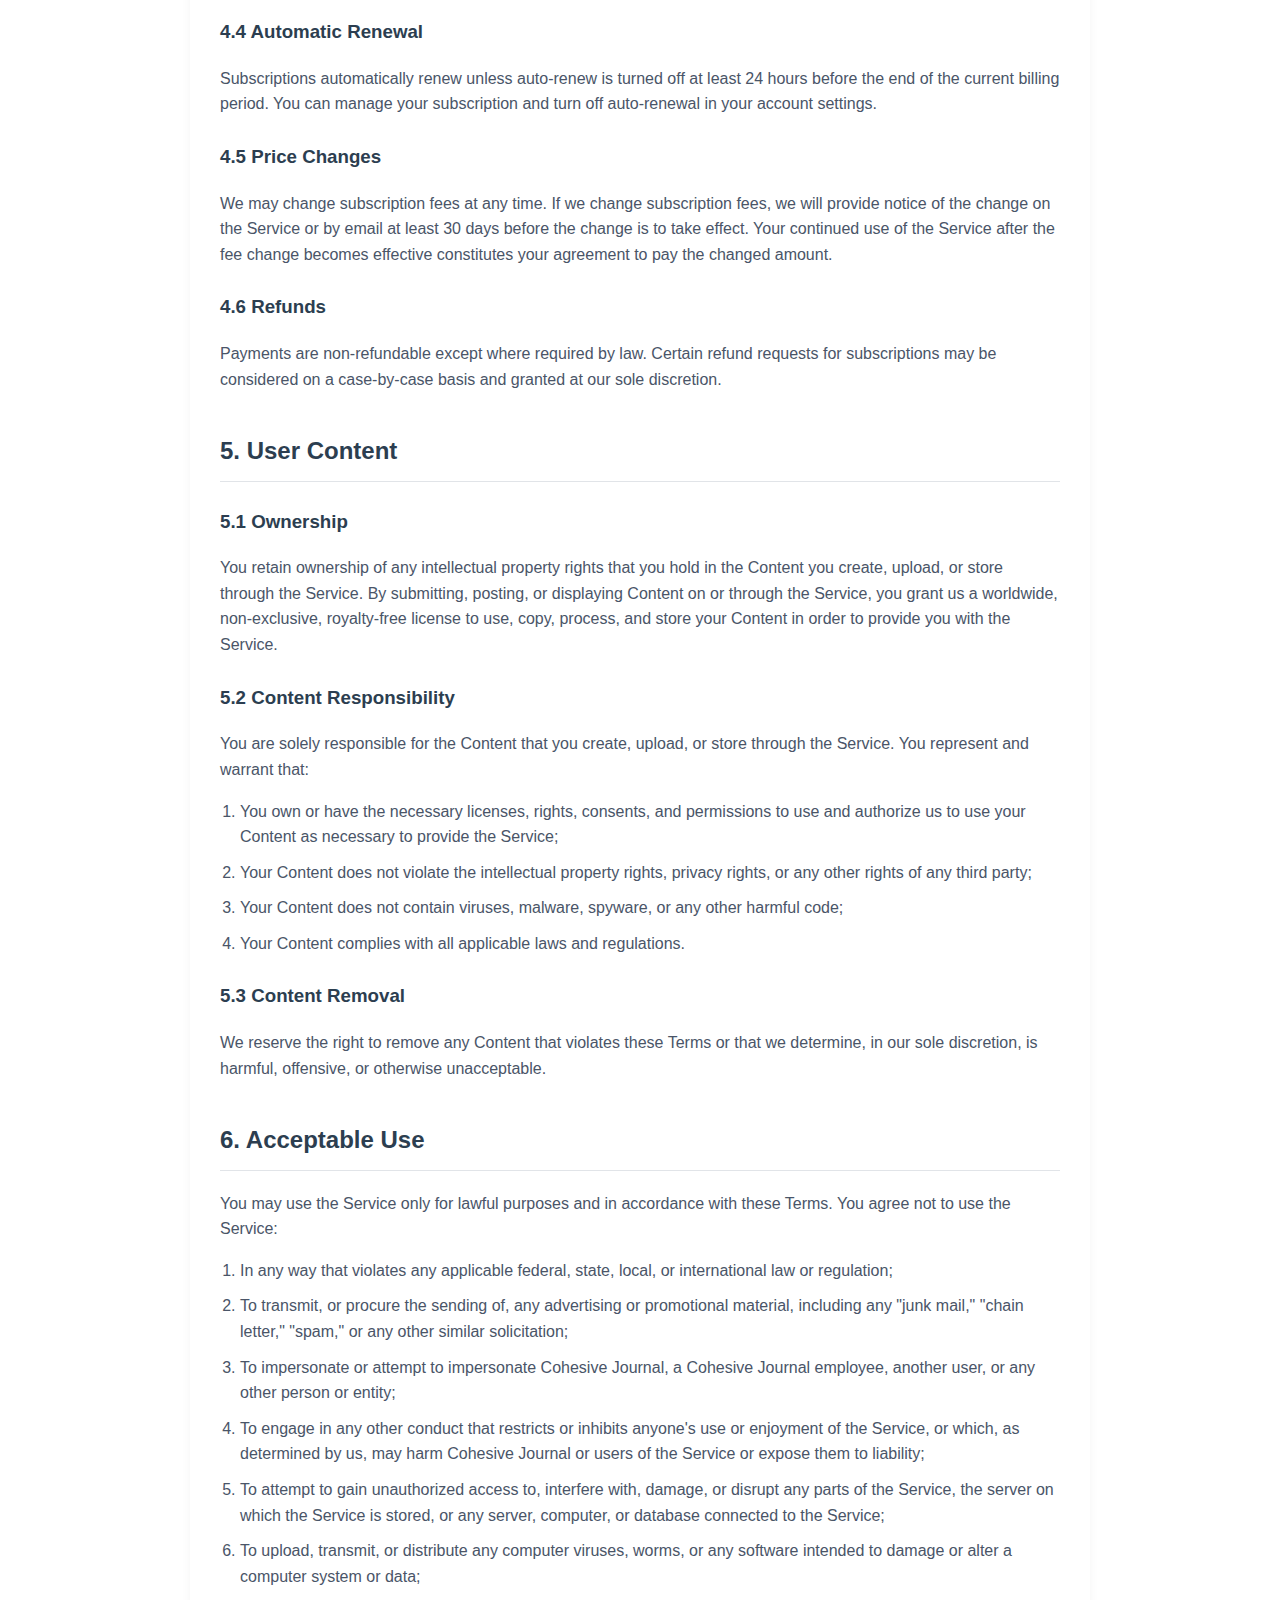
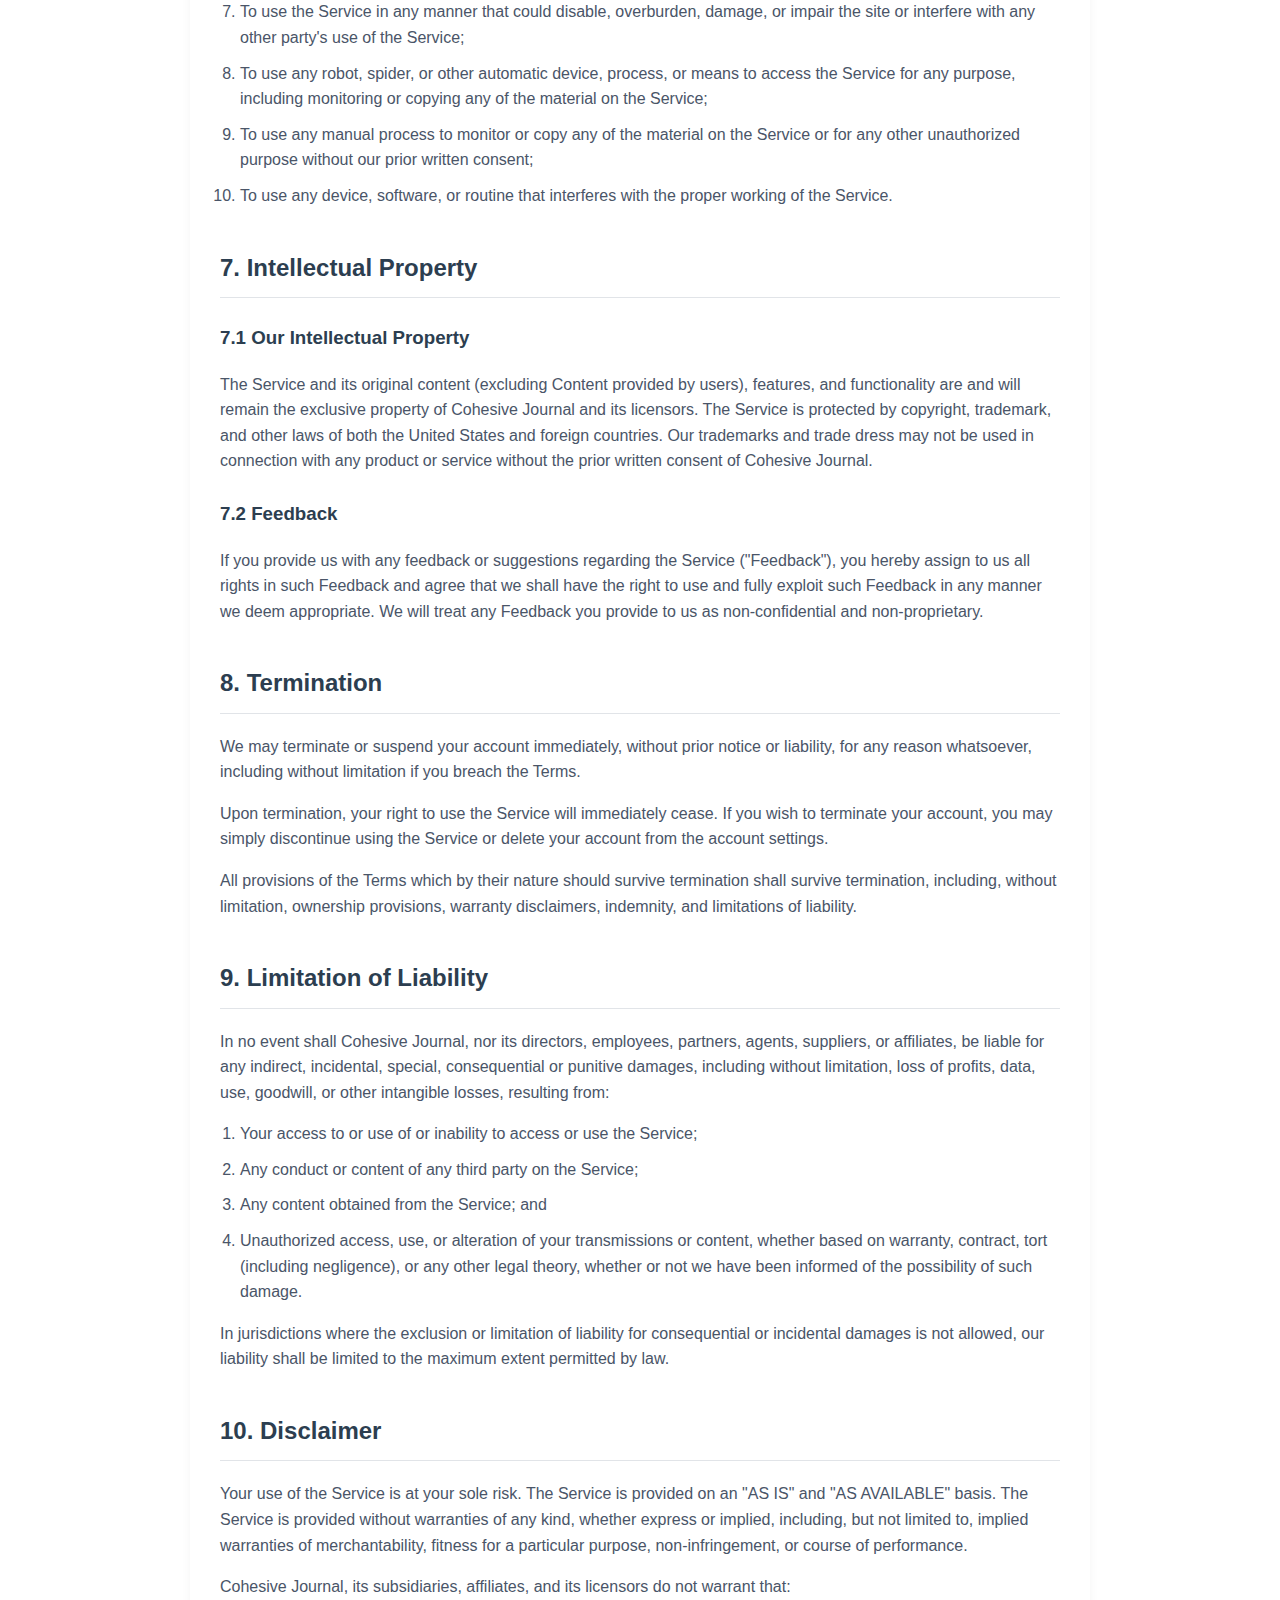
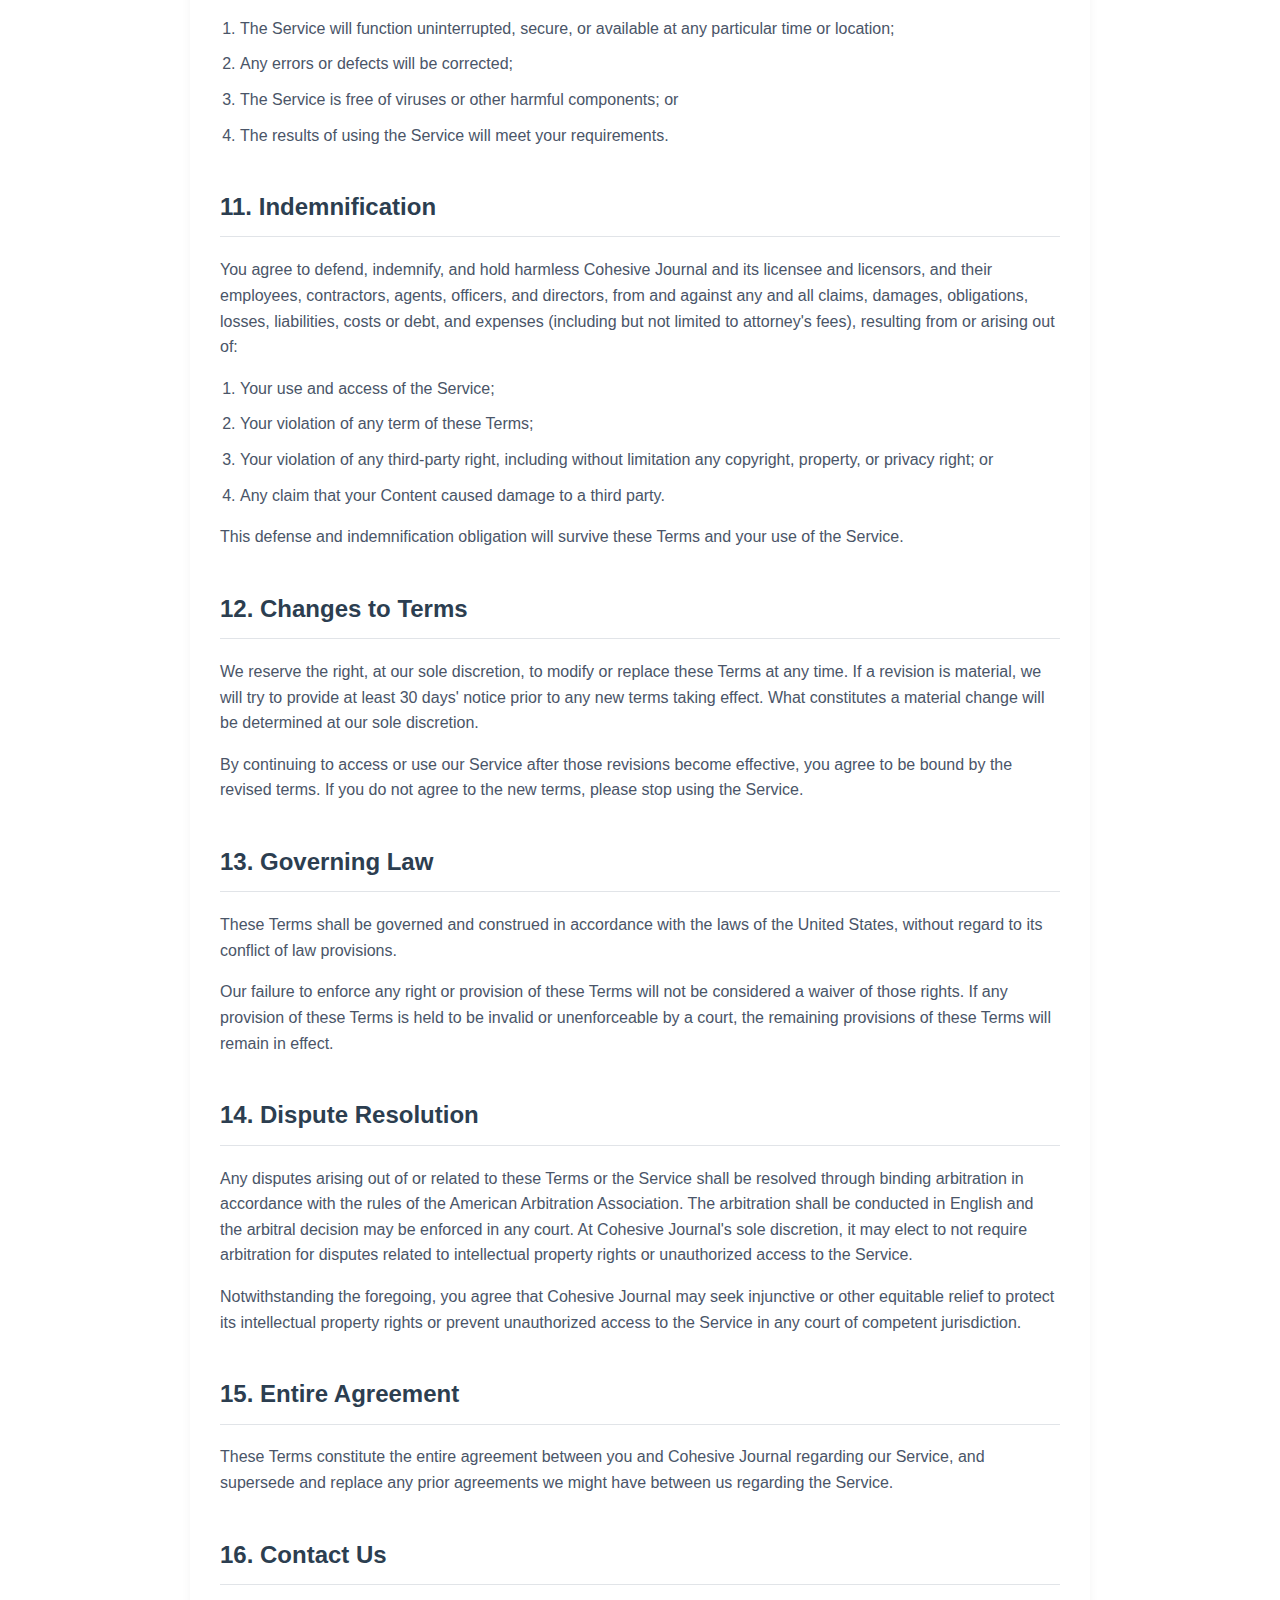
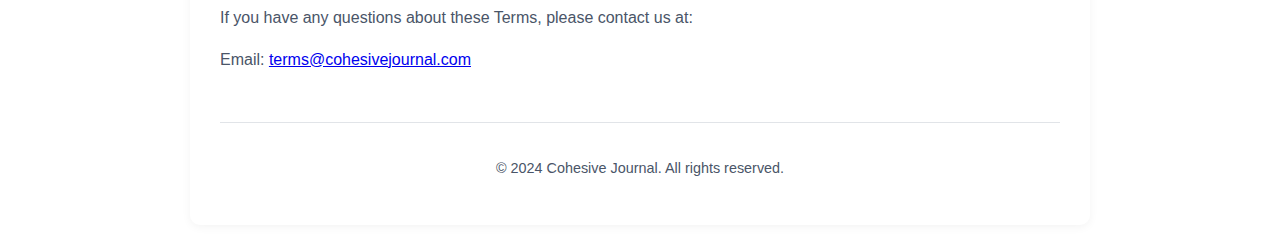
<file: terms.html>
<!DOCTYPE html>
<html lang="en">
<head>
    <meta charset="UTF-8">
    <meta content="width=device-width, initial-scale=1.0" name="viewport">
    <title>Cohesive Journal - Terms of Service</title>
    <link href="https://cohesivejournal.com/terms.html" rel="canonical"/>

    <!-- hreflang tags for internationalization -->
    <link href="https://cohesivejournal.com/terms.html" hreflang="en" rel="alternate"/>
    <link href="https://cohesivejournal.com/es/terms.html" hreflang="es" rel="alternate"/>
    <link href="https://cohesivejournal.com/terms.html" hreflang="x-default" rel="alternate"/>

    <style>
        :root {
            --primary-color: #86a6a7;
            --secondary-color: #d1a9a0;
            --text-color: #333;
            --light-bg: #f7f9fa;
            --border-color: #e1e4e8;
        }

        body {
            font-family: 'Inter', -apple-system, BlinkMacSystemFont, 'Segoe UI', Roboto, Oxygen, Ubuntu, Cantarell, sans-serif;
            line-height: 1.6;
            max-width: 900px;
            margin: 0 auto;
            padding: 20px;
            color: var(--text-color);
            background-color: white;
        }

        .content {
            padding: 30px;
            border-radius: 10px;
            box-shadow: 0 2px 10px rgba(0, 0, 0, 0.05);
        }

        header {
            display: flex;
            justify-content: space-between;
            align-items: center;
            margin-bottom: 30px;
            padding-bottom: 20px;
            border-bottom: 1px solid var(--border-color);
        }

        .logo {
            display: flex;
            align-items: center;
            gap: 10px;
            text-decoration: none;
            color: inherit;
        }

        .logo-svg {
            height: 40px;
            width: 40px;
        }

        .logo span {
            font-size: 22px;
            font-weight: 600;
        }

        nav a {
            color: var(--primary-color);
            text-decoration: none;
            padding: 5px 15px;
            border-radius: 20px;
            transition: background-color 0.3s;
        }

        nav a:hover {
            background-color: var(--light-bg);
        }

        h1, h2, h3 {
            color: #2c3e50;
        }

        h1 {
            font-size: 32px;
            margin-top: 0;
        }

        h2 {
            margin-top: 40px;
            padding-bottom: 10px;
            border-bottom: 1px solid var(--border-color);
        }

        h3 {
            margin-top: 25px;
        }

        p, li {
            color: #4a5568;
        }

        section {
            margin: 40px 0;
        }

        ul, ol {
            padding-left: 20px;
        }

        li {
            margin: 10px 0;
        }

        .highlight-box {
            background-color: var(--light-bg);
            border-left: 4px solid var(--primary-color);
            padding: 15px 20px;
            border-radius: 0 5px 5px 0;
            margin: 20px 0;
        }

        .footer {
            margin-top: 50px;
            padding-top: 20px;
            border-top: 1px solid var(--border-color);
            text-align: center;
            font-size: 0.9em;
            color: #666;
        }

        @media (max-width: 768px) {
            .content {
                padding: 20px 15px;
                box-shadow: none;
            }

            h1 {
                font-size: 28px;
            }

            header {
                flex-direction: column;
                align-items: flex-start;
                gap: 15px;
            }

            nav {
                margin-top: 10px;
            }
        }
    </style>
</head>
<body>
<div class="content">
    <header>
        <a class="logo" href="/">
            <svg class="logo-svg" fill="none" viewBox="0 0 100 100" xmlns="http://www.w3.org/2000/svg">
                <path d="M20 60C20 37.9086 37.9086 20 60 20C82.0914 20 100 37.9086 100 60C100 82.0914 82.0914 100 60 100C37.9086 100 20 82.0914 20 60Z" fill="#86a6a7" opacity="0.7"/>
                <path d="M0 40C0 17.9086 17.9086 0 40 0C62.0914 0 80 17.9086 80 40C80 62.0914 62.0914 80 40 80C17.9086 80 0 62.0914 0 40Z" fill="#d1a9a0" opacity="0.7"/>
            </svg>
            <span>Cohesive Journal</span>
        </a>
        <nav>
            <a href="/">Home</a>
            <a href="/app.html">App</a>
            <a href="/privacy.html">Privacy</a>
            <a class="lang-switcher" href="/es/terms.html" title="Español">ES</a>
        </nav>
    </header>

    <h1>Terms of Service</h1>

    <div class="highlight-box">
        <strong>Last updated:</strong> April 3, 2024
    </div>

    <section>
        <h2>1. Introduction</h2>
        <p>
            Welcome to Cohesive Journal. These Terms of Service ("Terms") govern your access to and use of the Cohesive Journal application and website (collectively, the "Service"), so please read them carefully before using the Service.
        </p>
        <p>
            By accessing or using the Service, you agree to be bound by these Terms. If you disagree with any part of the Terms, you may not access the Service.
        </p>
    </section>

    <section>
        <h2>2. Definitions</h2>
        <p>
            <strong>"We", "Us", "Our", "Company"</strong> refers to Cohesive Journal.
        </p>
        <p>
            <strong>"You", "Your", "User"</strong> refers to the individual or entity accessing or using the Service.
        </p>
        <p>
            <strong>"Content"</strong> refers to notes, images, audio recordings, tags, hierarchical structures, and any other data or information created, uploaded, or stored through the Service.
        </p>
        <p>
            <strong>"Subscription"</strong> refers to the paid service plan that provides access to premium features beyond the free tier.
        </p>
    </section>

    <section>
        <h2>3. Account Registration and Security</h2>
        <p>
            To use certain features of the Service, you must register for an account. You agree to provide accurate, current, and complete information during the registration process and to update such information to keep it accurate, current, and complete.
        </p>
        <p>
            You are responsible for safeguarding the password that you use to access the Service and for any activities or actions under your password. We encourage you to use strong passwords (e.g., passwords that use a combination of upper and lower case letters, numbers, and symbols) with your account.
        </p>
        <p>
            You agree not to disclose your password to any third party. You must notify us immediately upon becoming aware of any breach of security or unauthorized use of your account.
        </p>
    </section>

    <section>
        <h2>4. Subscriptions and Payments</h2>
        <h3>4.1 Free Tier</h3>
        <p>
            Cohesive Journal offers a free tier with limited features. We reserve the right to modify the features available in the free tier at any time.
        </p>

        <h3>4.2 Paid Subscriptions</h3>
        <p>
            Cohesive Journal offers paid subscription plans that provide access to additional features. By purchasing a subscription, you agree to pay the subscription fees as described at the time of purchase.
        </p>

        <h3>4.3 Billing</h3>
        <p>
            Subscriptions are billed in advance on a monthly or annual basis, depending on the subscription plan you select. Payment will be charged to your designated payment method at confirmation of purchase.
        </p>

        <h3>4.4 Automatic Renewal</h3>
        <p>
            Subscriptions automatically renew unless auto-renew is turned off at least 24 hours before the end of the current billing period. You can manage your subscription and turn off auto-renewal in your account settings.
        </p>

        <h3>4.5 Price Changes</h3>
        <p>
            We may change subscription fees at any time. If we change subscription fees, we will provide notice of the change on the Service or by email at least 30 days before the change is to take effect. Your continued use of the Service after the fee change becomes effective constitutes your agreement to pay the changed amount.
        </p>

        <h3>4.6 Refunds</h3>
        <p>
            Payments are non-refundable except where required by law. Certain refund requests for subscriptions may be considered on a case-by-case basis and granted at our sole discretion.
        </p>
    </section>

    <section>
        <h2>5. User Content</h2>
        <h3>5.1 Ownership</h3>
        <p>
            You retain ownership of any intellectual property rights that you hold in the Content you create, upload, or store through the Service. By submitting, posting, or displaying Content on or through the Service, you grant us a worldwide, non-exclusive, royalty-free license to use, copy, process, and store your Content in order to provide you with the Service.
        </p>

        <h3>5.2 Content Responsibility</h3>
        <p>
            You are solely responsible for the Content that you create, upload, or store through the Service. You represent and warrant that:
        </p>
        <ol>
            <li>You own or have the necessary licenses, rights, consents, and permissions to use and authorize us to use your Content as necessary to provide the Service;</li>
            <li>Your Content does not violate the intellectual property rights, privacy rights, or any other rights of any third party;</li>
            <li>Your Content does not contain viruses, malware, spyware, or any other harmful code;</li>
            <li>Your Content complies with all applicable laws and regulations.</li>
        </ol>

        <h3>5.3 Content Removal</h3>
        <p>
            We reserve the right to remove any Content that violates these Terms or that we determine, in our sole discretion, is harmful, offensive, or otherwise unacceptable.
        </p>
    </section>

    <section>
        <h2>6. Acceptable Use</h2>
        <p>
            You may use the Service only for lawful purposes and in accordance with these Terms. You agree not to use the Service:
        </p>
        <ol>
            <li>In any way that violates any applicable federal, state, local, or international law or regulation;</li>
            <li>To transmit, or procure the sending of, any advertising or promotional material, including any "junk mail," "chain letter," "spam," or any other similar solicitation;</li>
            <li>To impersonate or attempt to impersonate Cohesive Journal, a Cohesive Journal employee, another user, or any other person or entity;</li>
            <li>To engage in any other conduct that restricts or inhibits anyone's use or enjoyment of the Service, or which, as determined by us, may harm Cohesive Journal or users of the Service or expose them to liability;</li>
            <li>To attempt to gain unauthorized access to, interfere with, damage, or disrupt any parts of the Service, the server on which the Service is stored, or any server, computer, or database connected to the Service;</li>
            <li>To upload, transmit, or distribute any computer viruses, worms, or any software intended to damage or alter a computer system or data;</li>
            <li>To use the Service in any manner that could disable, overburden, damage, or impair the site or interfere with any other party's use of the Service;</li>
            <li>To use any robot, spider, or other automatic device, process, or means to access the Service for any purpose, including monitoring or copying any of the material on the Service;</li>
            <li>To use any manual process to monitor or copy any of the material on the Service or for any other unauthorized purpose without our prior written consent;</li>
            <li>To use any device, software, or routine that interferes with the proper working of the Service.</li>
        </ol>
    </section>

    <section>
        <h2>7. Intellectual Property</h2>
        <h3>7.1 Our Intellectual Property</h3>
        <p>
            The Service and its original content (excluding Content provided by users), features, and functionality are and will remain the exclusive property of Cohesive Journal and its licensors. The Service is protected by copyright, trademark, and other laws of both the United States and foreign countries. Our trademarks and trade dress may not be used in connection with any product or service without the prior written consent of Cohesive Journal.
        </p>

        <h3>7.2 Feedback</h3>
        <p>
            If you provide us with any feedback or suggestions regarding the Service ("Feedback"), you hereby assign to us all rights in such Feedback and agree that we shall have the right to use and fully exploit such Feedback in any manner we deem appropriate. We will treat any Feedback you provide to us as non-confidential and non-proprietary.
        </p>
    </section>

    <section>
        <h2>8. Termination</h2>
        <p>
            We may terminate or suspend your account immediately, without prior notice or liability, for any reason whatsoever, including without limitation if you breach the Terms.
        </p>
        <p>
            Upon termination, your right to use the Service will immediately cease. If you wish to terminate your account, you may simply discontinue using the Service or delete your account from the account settings.
        </p>
        <p>
            All provisions of the Terms which by their nature should survive termination shall survive termination, including, without limitation, ownership provisions, warranty disclaimers, indemnity, and limitations of liability.
        </p>
    </section>

    <section>
        <h2>9. Limitation of Liability</h2>
        <p>
            In no event shall Cohesive Journal, nor its directors, employees, partners, agents, suppliers, or affiliates, be liable for any indirect, incidental, special, consequential or punitive damages, including without limitation, loss of profits, data, use, goodwill, or other intangible losses, resulting from:
        </p>
        <ol>
            <li>Your access to or use of or inability to access or use the Service;</li>
            <li>Any conduct or content of any third party on the Service;</li>
            <li>Any content obtained from the Service; and</li>
            <li>Unauthorized access, use, or alteration of your transmissions or content, whether based on warranty, contract, tort (including negligence), or any other legal theory, whether or not we have been informed of the possibility of such damage.</li>
        </ol>
        <p>
            In jurisdictions where the exclusion or limitation of liability for consequential or incidental damages is not allowed, our liability shall be limited to the maximum extent permitted by law.
        </p>
    </section>

    <section>
        <h2>10. Disclaimer</h2>
        <p>
            Your use of the Service is at your sole risk. The Service is provided on an "AS IS" and "AS AVAILABLE" basis. The Service is provided without warranties of any kind, whether express or implied, including, but not limited to, implied warranties of merchantability, fitness for a particular purpose, non-infringement, or course of performance.
        </p>
        <p>
            Cohesive Journal, its subsidiaries, affiliates, and its licensors do not warrant that:
        </p>
        <ol>
            <li>The Service will function uninterrupted, secure, or available at any particular time or location;</li>
            <li>Any errors or defects will be corrected;</li>
            <li>The Service is free of viruses or other harmful components; or</li>
            <li>The results of using the Service will meet your requirements.</li>
        </ol>
    </section>

    <section>
        <h2>11. Indemnification</h2>
        <p>
            You agree to defend, indemnify, and hold harmless Cohesive Journal and its licensee and licensors, and their employees, contractors, agents, officers, and directors, from and against any and all claims, damages, obligations, losses, liabilities, costs or debt, and expenses (including but not limited to attorney's fees), resulting from or arising out of:
        </p>
        <ol>
            <li>Your use and access of the Service;</li>
            <li>Your violation of any term of these Terms;</li>
            <li>Your violation of any third-party right, including without limitation any copyright, property, or privacy right; or</li>
            <li>Any claim that your Content caused damage to a third party.</li>
        </ol>
        <p>
            This defense and indemnification obligation will survive these Terms and your use of the Service.
        </p>
    </section>

    <section>
        <h2>12. Changes to Terms</h2>
        <p>
            We reserve the right, at our sole discretion, to modify or replace these Terms at any time. If a revision is material, we will try to provide at least 30 days' notice prior to any new terms taking effect. What constitutes a material change will be determined at our sole discretion.
        </p>
        <p>
            By continuing to access or use our Service after those revisions become effective, you agree to be bound by the revised terms. If you do not agree to the new terms, please stop using the Service.
        </p>
    </section>

    <section>
        <h2>13. Governing Law</h2>
        <p>
            These Terms shall be governed and construed in accordance with the laws of the United States, without regard to its conflict of law provisions.
        </p>
        <p>
            Our failure to enforce any right or provision of these Terms will not be considered a waiver of those rights. If any provision of these Terms is held to be invalid or unenforceable by a court, the remaining provisions of these Terms will remain in effect.
        </p>
    </section>

    <section>
        <h2>14. Dispute Resolution</h2>
        <p>
            Any disputes arising out of or related to these Terms or the Service shall be resolved through binding arbitration in accordance with the rules of the American Arbitration Association. The arbitration shall be conducted in English and the arbitral decision may be enforced in any court. At Cohesive Journal's sole discretion, it may elect to not require arbitration for disputes related to intellectual property rights or unauthorized access to the Service.
        </p>
        <p>
            Notwithstanding the foregoing, you agree that Cohesive Journal may seek injunctive or other equitable relief to protect its intellectual property rights or prevent unauthorized access to the Service in any court of competent jurisdiction.
        </p>
    </section>

    <section>
        <h2>15. Entire Agreement</h2>
        <p>
            These Terms constitute the entire agreement between you and Cohesive Journal regarding our Service, and supersede and replace any prior agreements we might have between us regarding the Service.
        </p>
    </section>

    <section>
        <h2>16. Contact Us</h2>
        <p>
            If you have any questions about these Terms, please contact us at:
        </p>
        <p>
            Email: <a href="mailto:terms@cohesivejournal.com">terms@cohesivejournal.com</a>
        </p>
    </section>

    <div class="footer">
        <p>&copy; 2024 Cohesive Journal. All rights reserved.</p>
    </div>
</div>
</body>
</html>
</file>
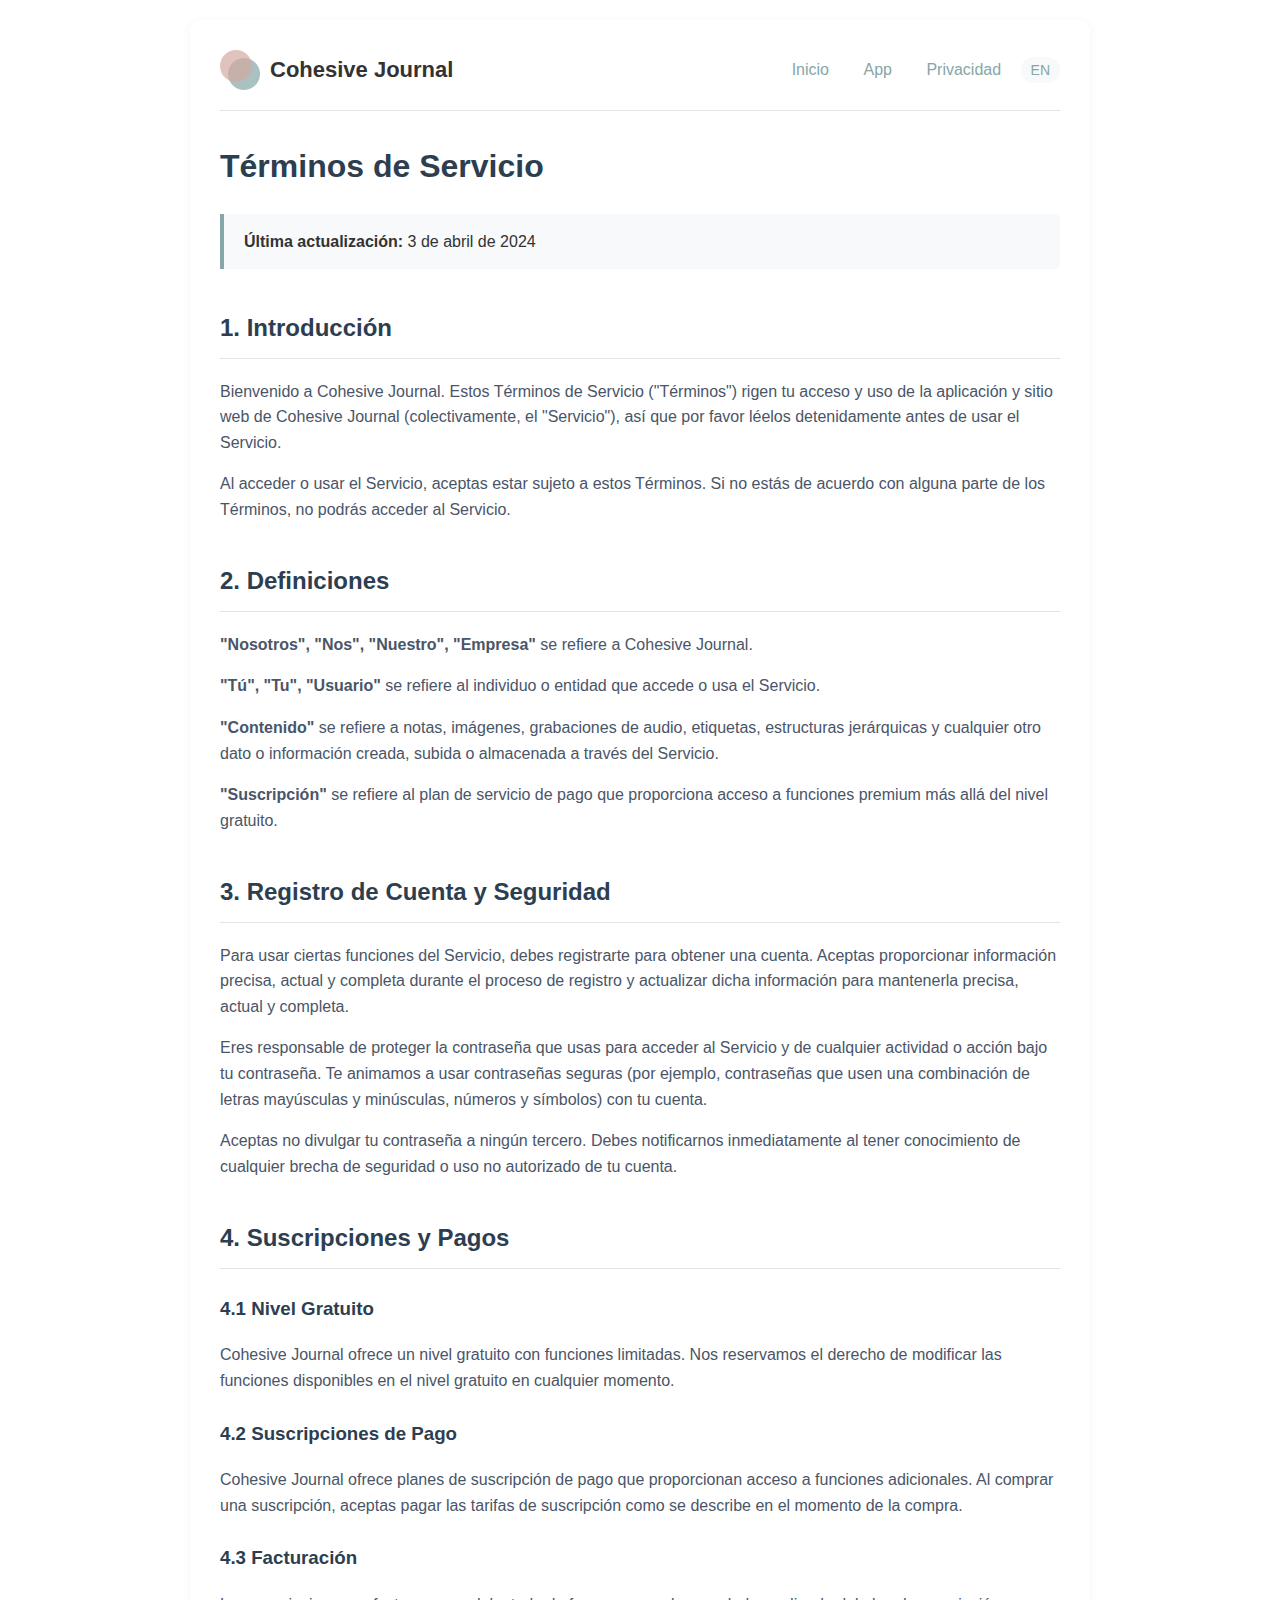
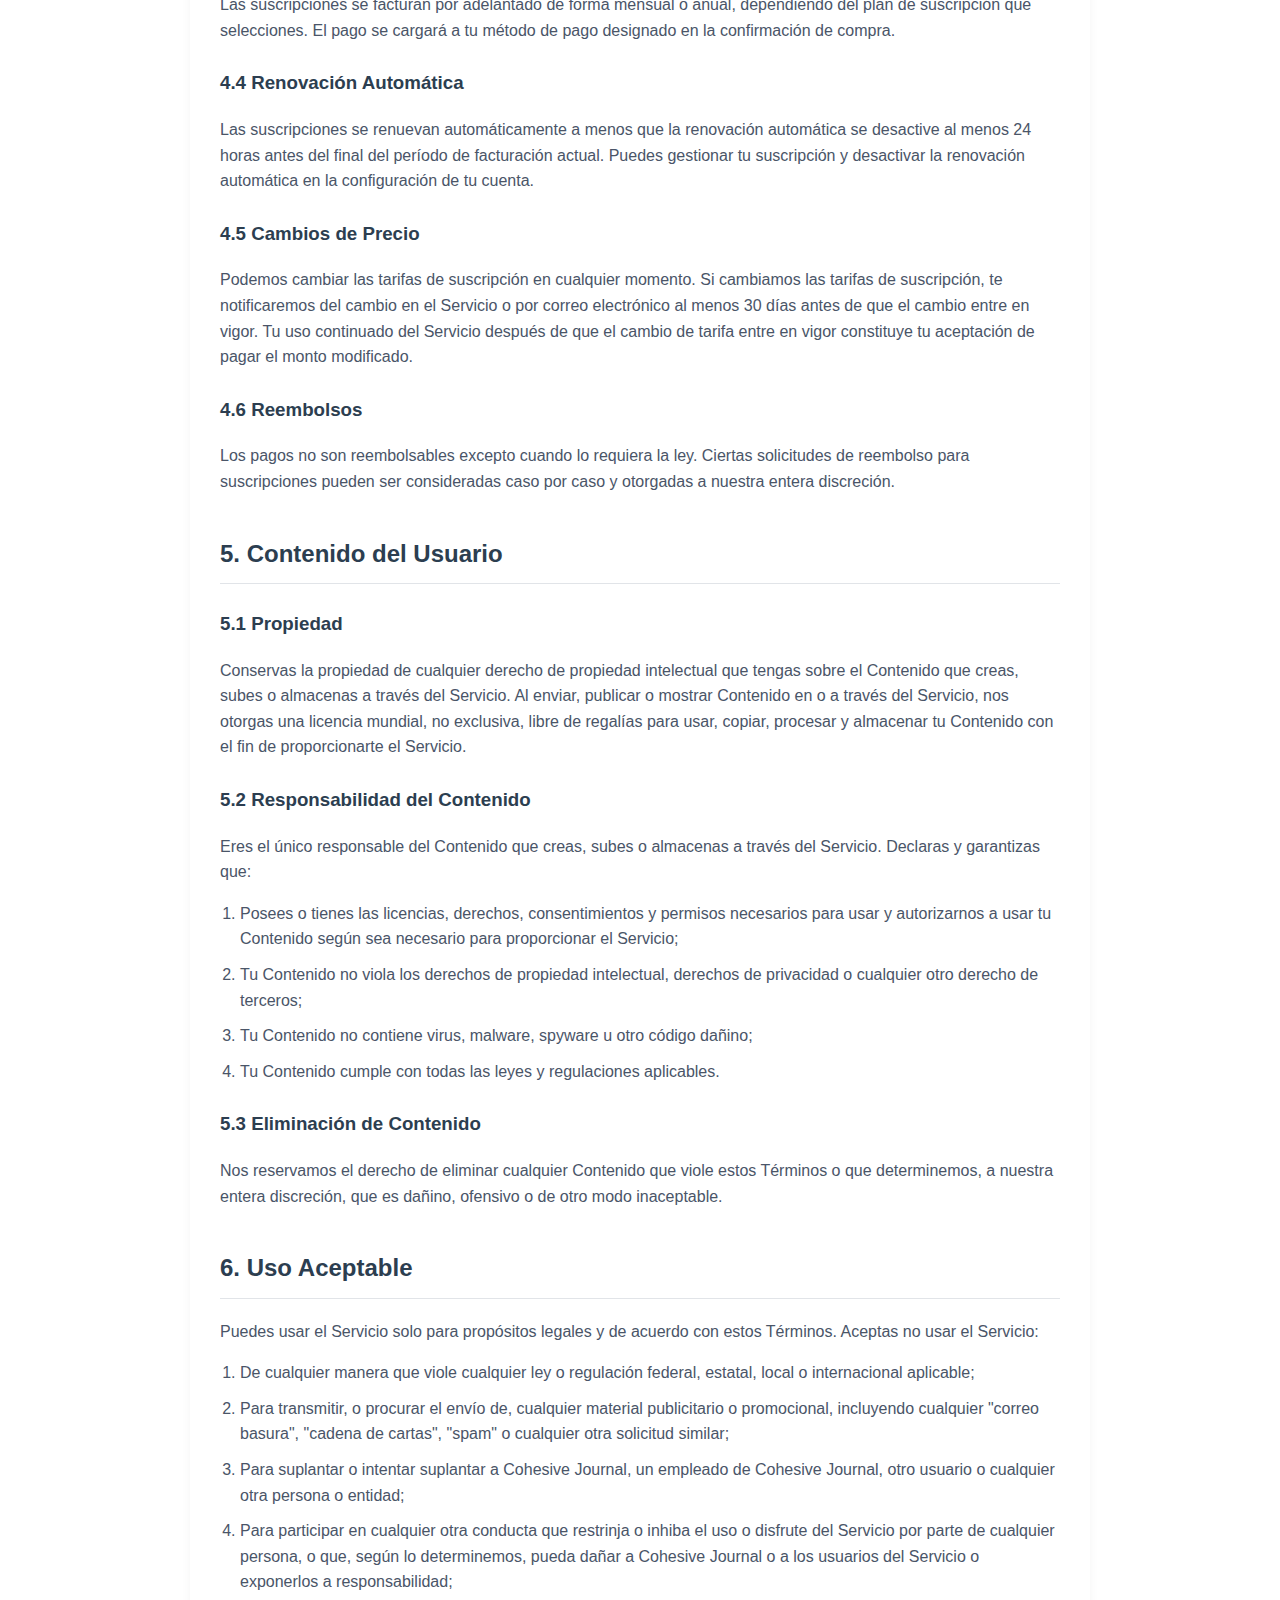
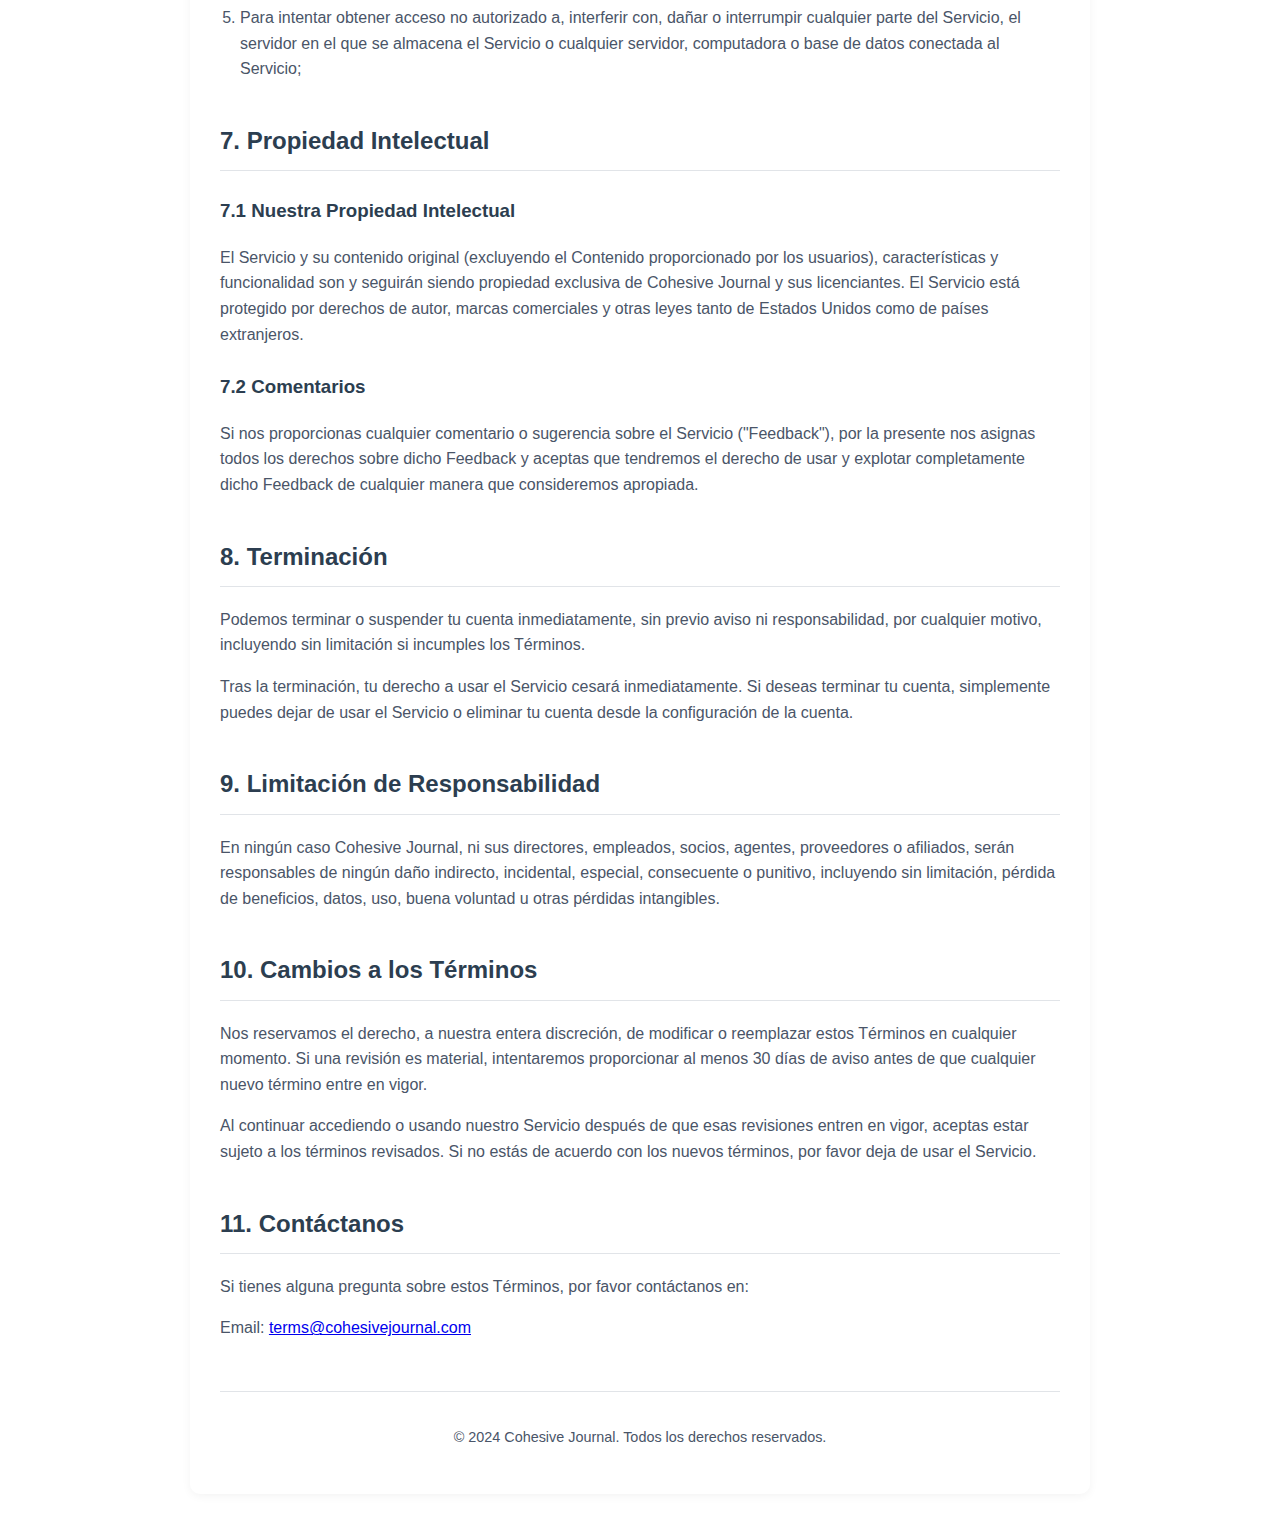
<file: es/terms.html>
<!DOCTYPE html>
<html lang="es">
<head>
    <meta charset="UTF-8">
    <meta content="width=device-width, initial-scale=1.0" name="viewport">
    <title>Términos de Servicio | Cohesive Journal</title>
    <link href="https://cohesivejournal.com/es/terms.html" rel="canonical"/>

    <!-- hreflang tags for internationalization -->
    <link href="https://cohesivejournal.com/terms.html" hreflang="en" rel="alternate"/>
    <link href="https://cohesivejournal.com/es/terms.html" hreflang="es" rel="alternate"/>
    <link href="https://cohesivejournal.com/terms.html" hreflang="x-default" rel="alternate"/>

    <style>
        :root {
            --primary-color: #86a6a7;
            --secondary-color: #d1a9a0;
            --text-color: #333;
            --light-bg: #f7f9fa;
            --border-color: #e1e4e8;
        }

        body {
            font-family: 'Inter', -apple-system, BlinkMacSystemFont, 'Segoe UI', Roboto, Oxygen, Ubuntu, Cantarell, sans-serif;
            line-height: 1.6;
            max-width: 900px;
            margin: 0 auto;
            padding: 20px;
            color: var(--text-color);
            background-color: white;
        }

        .content {
            padding: 30px;
            border-radius: 10px;
            box-shadow: 0 2px 10px rgba(0, 0, 0, 0.05);
        }

        header {
            display: flex;
            justify-content: space-between;
            align-items: center;
            margin-bottom: 30px;
            padding-bottom: 20px;
            border-bottom: 1px solid var(--border-color);
        }

        .logo {
            display: flex;
            align-items: center;
            gap: 10px;
            text-decoration: none;
            color: inherit;
        }

        .logo-svg {
            height: 40px;
            width: 40px;
        }

        .logo span {
            font-size: 22px;
            font-weight: 600;
        }

        nav a {
            color: var(--primary-color);
            text-decoration: none;
            padding: 5px 15px;
            border-radius: 20px;
            transition: background-color 0.3s;
        }

        nav a:hover {
            background-color: var(--light-bg);
        }

        .lang-switcher {
            font-size: 14px;
            font-weight: 500;
            padding: 5px 10px;
            background-color: var(--light-bg);
        }

        h1, h2, h3 {
            color: #2c3e50;
        }

        h1 {
            font-size: 32px;
            margin-top: 0;
        }

        h2 {
            margin-top: 40px;
            padding-bottom: 10px;
            border-bottom: 1px solid var(--border-color);
        }

        h3 {
            margin-top: 25px;
        }

        p, li {
            color: #4a5568;
        }

        section {
            margin: 40px 0;
        }

        ul, ol {
            padding-left: 20px;
        }

        li {
            margin: 10px 0;
        }

        .highlight-box {
            background-color: var(--light-bg);
            border-left: 4px solid var(--primary-color);
            padding: 15px 20px;
            border-radius: 0 5px 5px 0;
            margin: 20px 0;
        }

        .footer {
            margin-top: 50px;
            padding-top: 20px;
            border-top: 1px solid var(--border-color);
            text-align: center;
            font-size: 0.9em;
            color: #666;
        }

        @media (max-width: 768px) {
            .content {
                padding: 20px 15px;
                box-shadow: none;
            }

            h1 {
                font-size: 28px;
            }

            header {
                flex-direction: column;
                align-items: flex-start;
                gap: 15px;
            }

            nav {
                margin-top: 10px;
            }
        }
    </style>
</head>
<body>
<div class="content">
    <header>
        <a class="logo" href="/es/">
            <svg class="logo-svg" fill="none" viewBox="0 0 100 100" xmlns="http://www.w3.org/2000/svg">
                <path d="M20 60C20 37.9086 37.9086 20 60 20C82.0914 20 100 37.9086 100 60C100 82.0914 82.0914 100 60 100C37.9086 100 20 82.0914 20 60Z" fill="#86a6a7" opacity="0.7"/>
                <path d="M0 40C0 17.9086 17.9086 0 40 0C62.0914 0 80 17.9086 80 40C80 62.0914 62.0914 80 40 80C17.9086 80 0 62.0914 0 40Z" fill="#d1a9a0" opacity="0.7"/>
            </svg>
            <span>Cohesive Journal</span>
        </a>
        <nav>
            <a href="/es/">Inicio</a>
            <a href="/app.html">App</a>
            <a href="/es/privacy.html">Privacidad</a>
            <a class="lang-switcher" href="/terms.html">EN</a>
        </nav>
    </header>

    <h1>Términos de Servicio</h1>

    <div class="highlight-box">
        <strong>Última actualización:</strong> 3 de abril de 2024
    </div>

    <section>
        <h2>1. Introducción</h2>
        <p>
            Bienvenido a Cohesive Journal. Estos Términos de Servicio ("Términos") rigen tu acceso y uso de la aplicación y sitio web de Cohesive Journal (colectivamente, el "Servicio"), así que por favor léelos detenidamente antes de usar el Servicio.
        </p>
        <p>
            Al acceder o usar el Servicio, aceptas estar sujeto a estos Términos. Si no estás de acuerdo con alguna parte de los Términos, no podrás acceder al Servicio.
        </p>
    </section>

    <section>
        <h2>2. Definiciones</h2>
        <p>
            <strong>"Nosotros", "Nos", "Nuestro", "Empresa"</strong> se refiere a Cohesive Journal.
        </p>
        <p>
            <strong>"Tú", "Tu", "Usuario"</strong> se refiere al individuo o entidad que accede o usa el Servicio.
        </p>
        <p>
            <strong>"Contenido"</strong> se refiere a notas, imágenes, grabaciones de audio, etiquetas, estructuras jerárquicas y cualquier otro dato o información creada, subida o almacenada a través del Servicio.
        </p>
        <p>
            <strong>"Suscripción"</strong> se refiere al plan de servicio de pago que proporciona acceso a funciones premium más allá del nivel gratuito.
        </p>
    </section>

    <section>
        <h2>3. Registro de Cuenta y Seguridad</h2>
        <p>
            Para usar ciertas funciones del Servicio, debes registrarte para obtener una cuenta. Aceptas proporcionar información precisa, actual y completa durante el proceso de registro y actualizar dicha información para mantenerla precisa, actual y completa.
        </p>
        <p>
            Eres responsable de proteger la contraseña que usas para acceder al Servicio y de cualquier actividad o acción bajo tu contraseña. Te animamos a usar contraseñas seguras (por ejemplo, contraseñas que usen una combinación de letras mayúsculas y minúsculas, números y símbolos) con tu cuenta.
        </p>
        <p>
            Aceptas no divulgar tu contraseña a ningún tercero. Debes notificarnos inmediatamente al tener conocimiento de cualquier brecha de seguridad o uso no autorizado de tu cuenta.
        </p>
    </section>

    <section>
        <h2>4. Suscripciones y Pagos</h2>
        <h3>4.1 Nivel Gratuito</h3>
        <p>
            Cohesive Journal ofrece un nivel gratuito con funciones limitadas. Nos reservamos el derecho de modificar las funciones disponibles en el nivel gratuito en cualquier momento.
        </p>

        <h3>4.2 Suscripciones de Pago</h3>
        <p>
            Cohesive Journal ofrece planes de suscripción de pago que proporcionan acceso a funciones adicionales. Al comprar una suscripción, aceptas pagar las tarifas de suscripción como se describe en el momento de la compra.
        </p>

        <h3>4.3 Facturación</h3>
        <p>
            Las suscripciones se facturan por adelantado de forma mensual o anual, dependiendo del plan de suscripción que selecciones. El pago se cargará a tu método de pago designado en la confirmación de compra.
        </p>

        <h3>4.4 Renovación Automática</h3>
        <p>
            Las suscripciones se renuevan automáticamente a menos que la renovación automática se desactive al menos 24 horas antes del final del período de facturación actual. Puedes gestionar tu suscripción y desactivar la renovación automática en la configuración de tu cuenta.
        </p>

        <h3>4.5 Cambios de Precio</h3>
        <p>
            Podemos cambiar las tarifas de suscripción en cualquier momento. Si cambiamos las tarifas de suscripción, te notificaremos del cambio en el Servicio o por correo electrónico al menos 30 días antes de que el cambio entre en vigor. Tu uso continuado del Servicio después de que el cambio de tarifa entre en vigor constituye tu aceptación de pagar el monto modificado.
        </p>

        <h3>4.6 Reembolsos</h3>
        <p>
            Los pagos no son reembolsables excepto cuando lo requiera la ley. Ciertas solicitudes de reembolso para suscripciones pueden ser consideradas caso por caso y otorgadas a nuestra entera discreción.
        </p>
    </section>

    <section>
        <h2>5. Contenido del Usuario</h2>
        <h3>5.1 Propiedad</h3>
        <p>
            Conservas la propiedad de cualquier derecho de propiedad intelectual que tengas sobre el Contenido que creas, subes o almacenas a través del Servicio. Al enviar, publicar o mostrar Contenido en o a través del Servicio, nos otorgas una licencia mundial, no exclusiva, libre de regalías para usar, copiar, procesar y almacenar tu Contenido con el fin de proporcionarte el Servicio.
        </p>

        <h3>5.2 Responsabilidad del Contenido</h3>
        <p>
            Eres el único responsable del Contenido que creas, subes o almacenas a través del Servicio. Declaras y garantizas que:
        </p>
        <ol>
            <li>Posees o tienes las licencias, derechos, consentimientos y permisos necesarios para usar y autorizarnos a usar tu Contenido según sea necesario para proporcionar el Servicio;</li>
            <li>Tu Contenido no viola los derechos de propiedad intelectual, derechos de privacidad o cualquier otro derecho de terceros;</li>
            <li>Tu Contenido no contiene virus, malware, spyware u otro código dañino;</li>
            <li>Tu Contenido cumple con todas las leyes y regulaciones aplicables.</li>
        </ol>

        <h3>5.3 Eliminación de Contenido</h3>
        <p>
            Nos reservamos el derecho de eliminar cualquier Contenido que viole estos Términos o que determinemos, a nuestra entera discreción, que es dañino, ofensivo o de otro modo inaceptable.
        </p>
    </section>

    <section>
        <h2>6. Uso Aceptable</h2>
        <p>
            Puedes usar el Servicio solo para propósitos legales y de acuerdo con estos Términos. Aceptas no usar el Servicio:
        </p>
        <ol>
            <li>De cualquier manera que viole cualquier ley o regulación federal, estatal, local o internacional aplicable;</li>
            <li>Para transmitir, o procurar el envío de, cualquier material publicitario o promocional, incluyendo cualquier "correo basura", "cadena de cartas", "spam" o cualquier otra solicitud similar;</li>
            <li>Para suplantar o intentar suplantar a Cohesive Journal, un empleado de Cohesive Journal, otro usuario o cualquier otra persona o entidad;</li>
            <li>Para participar en cualquier otra conducta que restrinja o inhiba el uso o disfrute del Servicio por parte de cualquier persona, o que, según lo determinemos, pueda dañar a Cohesive Journal o a los usuarios del Servicio o exponerlos a responsabilidad;</li>
            <li>Para intentar obtener acceso no autorizado a, interferir con, dañar o interrumpir cualquier parte del Servicio, el servidor en el que se almacena el Servicio o cualquier servidor, computadora o base de datos conectada al Servicio;</li>
        </ol>
    </section>

    <section>
        <h2>7. Propiedad Intelectual</h2>
        <h3>7.1 Nuestra Propiedad Intelectual</h3>
        <p>
            El Servicio y su contenido original (excluyendo el Contenido proporcionado por los usuarios), características y funcionalidad son y seguirán siendo propiedad exclusiva de Cohesive Journal y sus licenciantes. El Servicio está protegido por derechos de autor, marcas comerciales y otras leyes tanto de Estados Unidos como de países extranjeros.
        </p>

        <h3>7.2 Comentarios</h3>
        <p>
            Si nos proporcionas cualquier comentario o sugerencia sobre el Servicio ("Feedback"), por la presente nos asignas todos los derechos sobre dicho Feedback y aceptas que tendremos el derecho de usar y explotar completamente dicho Feedback de cualquier manera que consideremos apropiada.
        </p>
    </section>

    <section>
        <h2>8. Terminación</h2>
        <p>
            Podemos terminar o suspender tu cuenta inmediatamente, sin previo aviso ni responsabilidad, por cualquier motivo, incluyendo sin limitación si incumples los Términos.
        </p>
        <p>
            Tras la terminación, tu derecho a usar el Servicio cesará inmediatamente. Si deseas terminar tu cuenta, simplemente puedes dejar de usar el Servicio o eliminar tu cuenta desde la configuración de la cuenta.
        </p>
    </section>

    <section>
        <h2>9. Limitación de Responsabilidad</h2>
        <p>
            En ningún caso Cohesive Journal, ni sus directores, empleados, socios, agentes, proveedores o afiliados, serán responsables de ningún daño indirecto, incidental, especial, consecuente o punitivo, incluyendo sin limitación, pérdida de beneficios, datos, uso, buena voluntad u otras pérdidas intangibles.
        </p>
    </section>

    <section>
        <h2>10. Cambios a los Términos</h2>
        <p>
            Nos reservamos el derecho, a nuestra entera discreción, de modificar o reemplazar estos Términos en cualquier momento. Si una revisión es material, intentaremos proporcionar al menos 30 días de aviso antes de que cualquier nuevo término entre en vigor.
        </p>
        <p>
            Al continuar accediendo o usando nuestro Servicio después de que esas revisiones entren en vigor, aceptas estar sujeto a los términos revisados. Si no estás de acuerdo con los nuevos términos, por favor deja de usar el Servicio.
        </p>
    </section>

    <section>
        <h2>11. Contáctanos</h2>
        <p>
            Si tienes alguna pregunta sobre estos Términos, por favor contáctanos en:
        </p>
        <p>
            Email: <a href="mailto:terms@cohesivejournal.com">terms@cohesivejournal.com</a>
        </p>
    </section>

    <div class="footer">
        <p>&copy; 2024 Cohesive Journal. Todos los derechos reservados.</p>
    </div>
</div>
</body>
</html>
</file>
<file: styles.css>
html, body {
    width: 100%;
    height: 100%;
    margin: 0;
    padding: 0;
    overflow: hidden;
}
</file>
